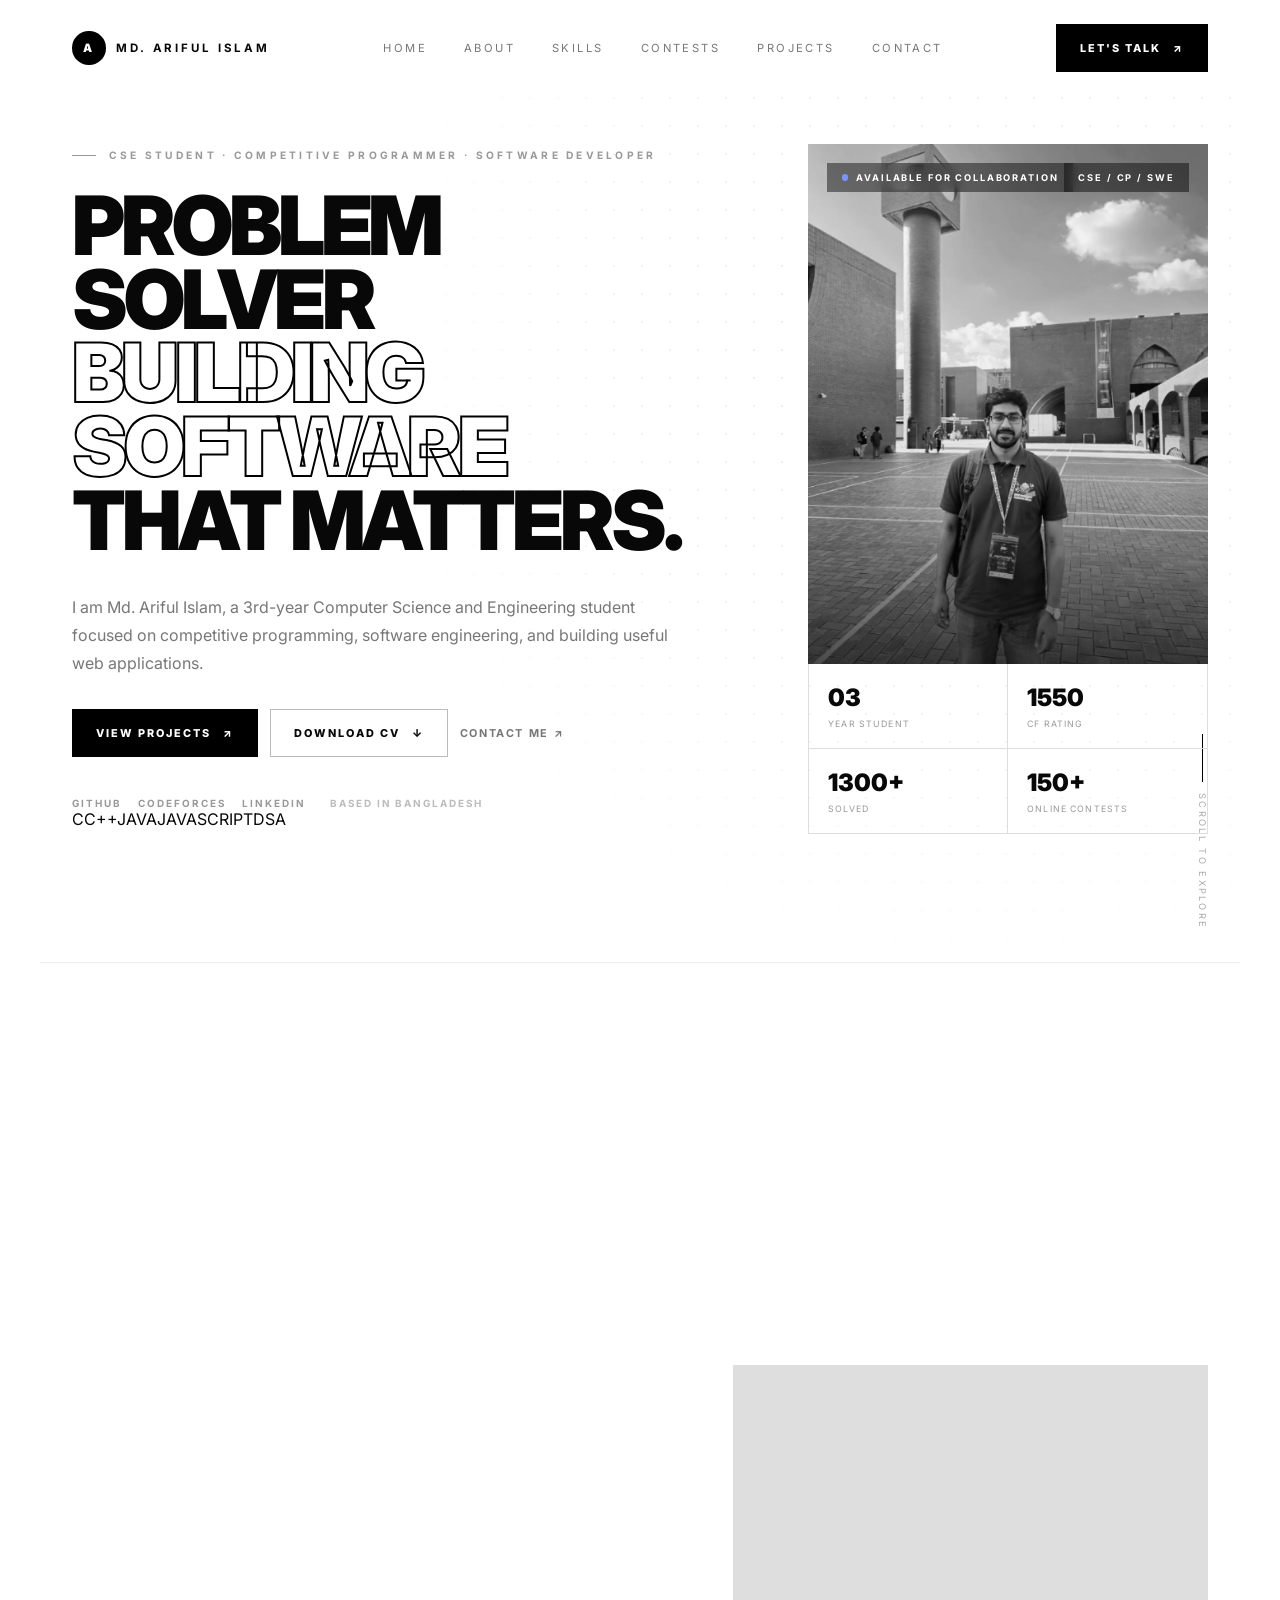
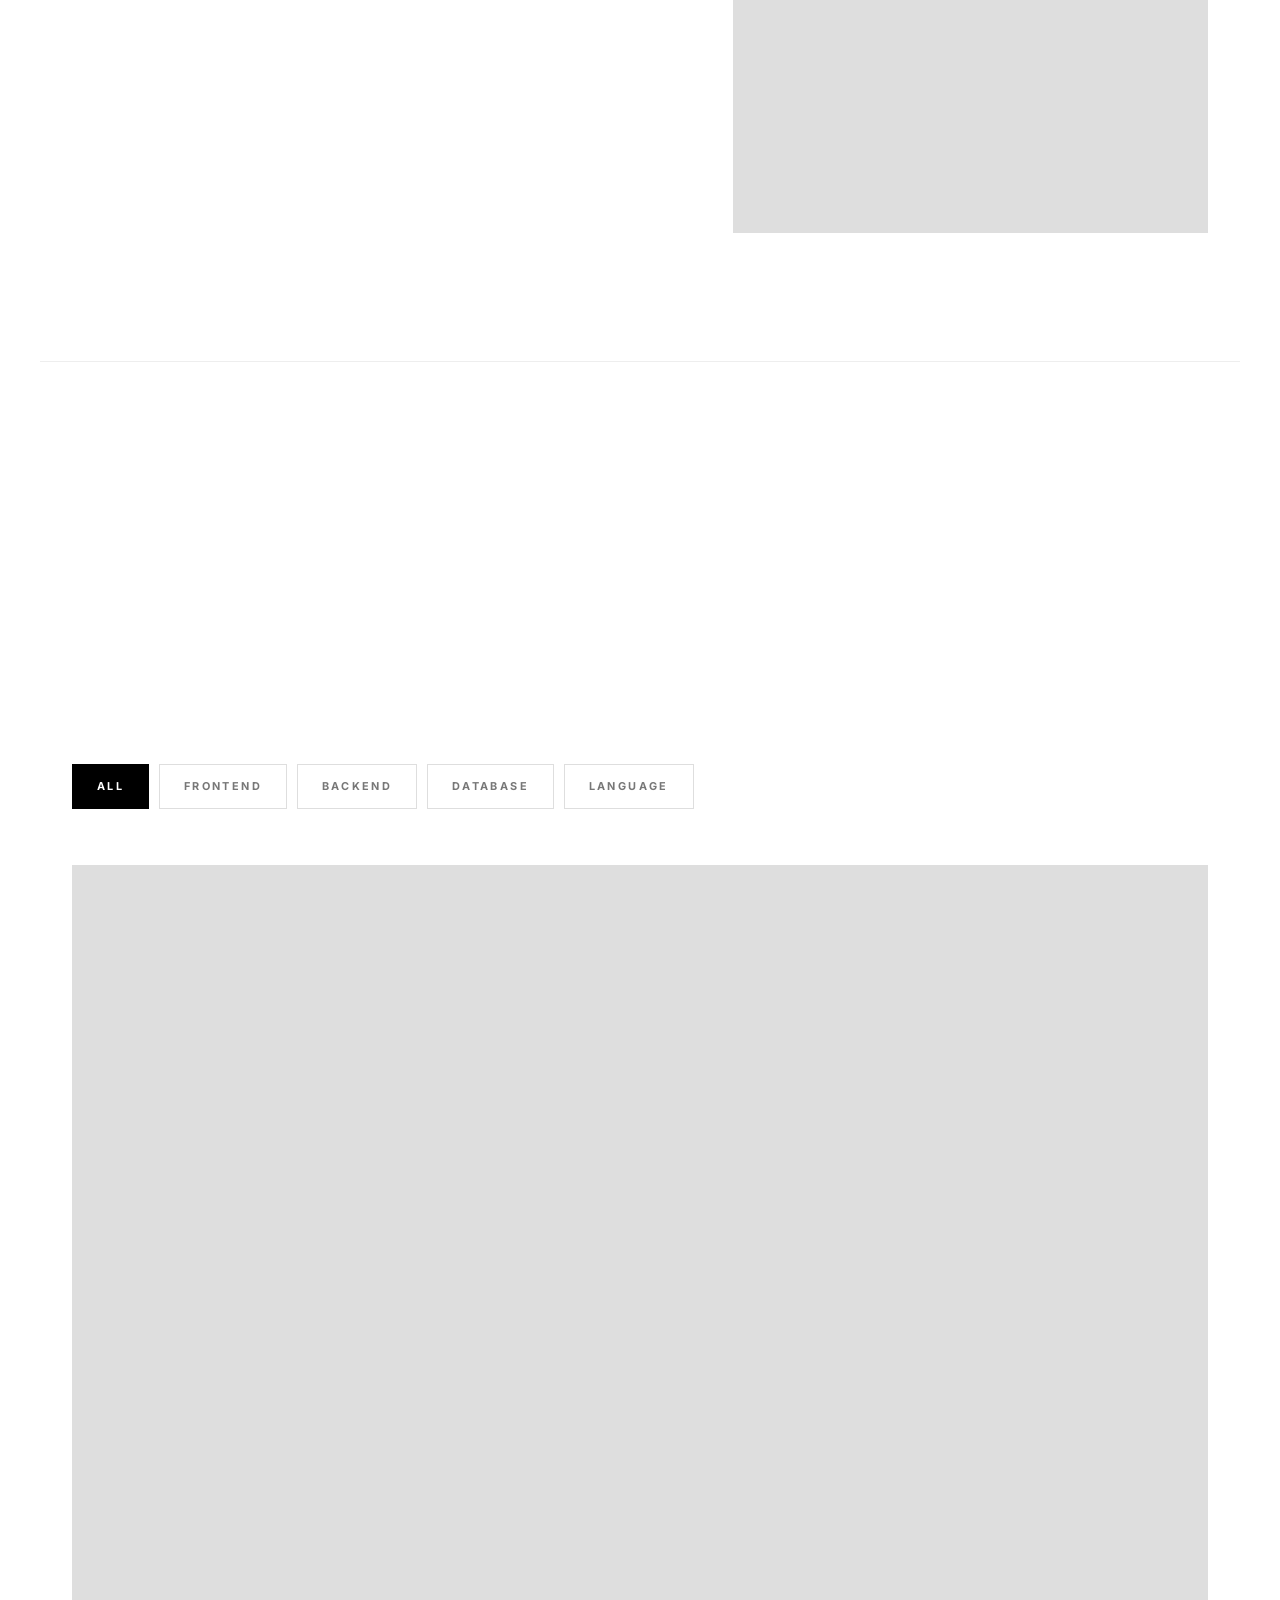
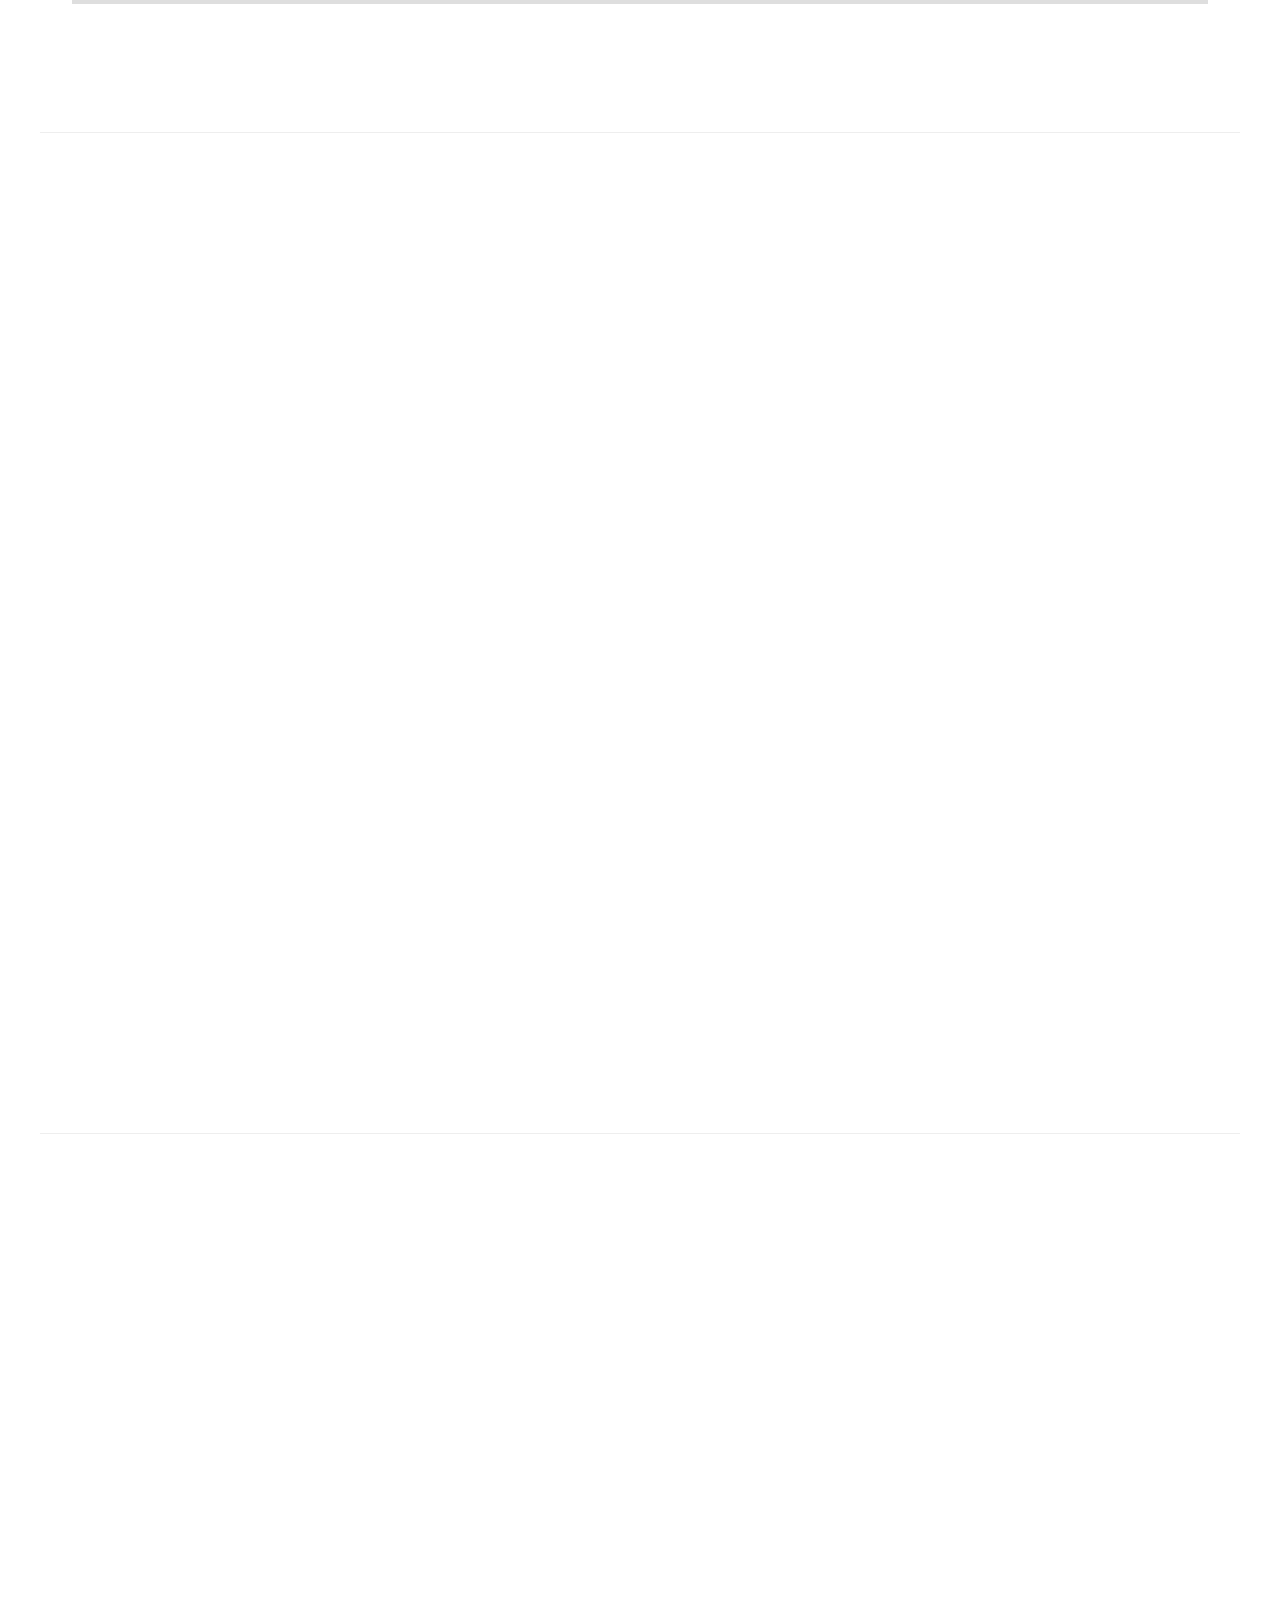
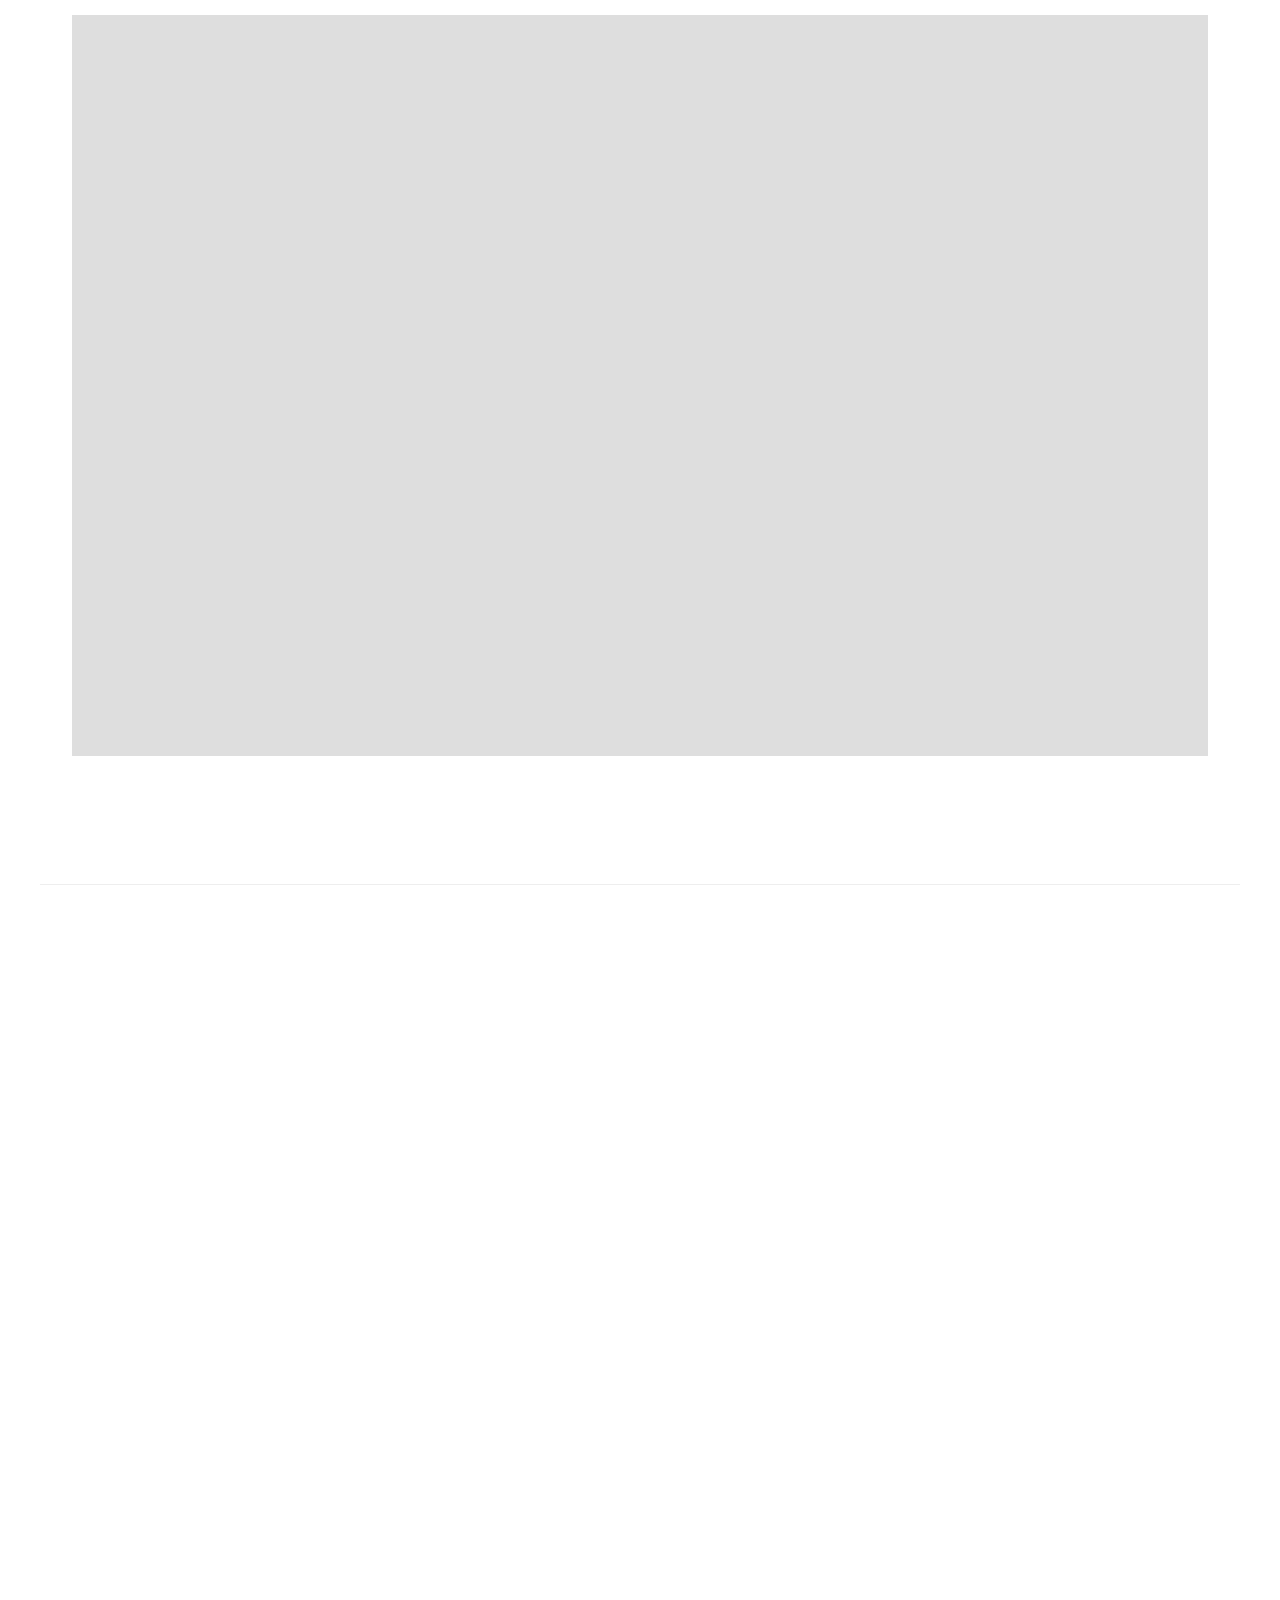
<file: index.html>
<!doctype html>
<html lang="en">
<head>
  <meta charset="UTF-8">
  <meta name="viewport" content="width=device-width, initial-scale=1.0">
  <meta name="theme-color" content="#ffffff">
  <meta name="author" content="Md. Ariful Islam">
  <meta name="description" content="Md. Ariful Islam is a 3rd-year CSE student at the Faculty of Engineering & Technology, University of Dhaka, competitive programmer, and software developer from Bangladesh.">
  <meta name="keywords" content="Md. Ariful Islam, CSE student, Faculty of Engineering and Technology University of Dhaka, competitive programmer Bangladesh, Codeforces Specialist, software developer, web developer, DSA">
  <link rel="canonical" href="https://mdarifulislam13.github.io/">
  <meta property="og:type" content="website">
  <meta property="og:title" content="Md. Ariful Islam | Competitive Programmer & Software Developer">
  <meta property="og:description" content="Portfolio of Md. Ariful Islam — CSE student, competitive programmer, and software developer. 1300+ problems solved and Codeforces Specialist.">
  <meta property="og:image" content="./arif.png">
  <meta property="og:url" content="https://mdarifulislam13.github.io/">
  <meta name="twitter:card" content="summary_large_image">
  <meta name="twitter:title" content="Md. Ariful Islam | Competitive Programmer & Software Developer">
  <meta name="twitter:description" content="CSE student, competitive programmer, and software developer from Bangladesh.">
  <meta name="twitter:image" content="./arif.png">
  <script type="application/ld+json">
    {"@context":"https://schema.org","@type":"Person","name":"Md. Ariful Islam","jobTitle":"Competitive Programmer and Software Developer","email":"mailto:arifulislam341a@gmail.com","telephone":"+8801609347746","url":"https://mdarifulislam13.github.io/","sameAs":["https://github.com/MDARIFULISLAM13","https://codeforces.com/profile/ARIF_NCS13","https://leetcode.com/u/Arif_NCS13/","https://www.codechef.com/users/arif_ncs13","https://www.linkedin.com/in/arif100/","https://www.facebook.com/arif341a/"],"alumniOf":{"@type":"EducationalOrganization","name":"Faculty of Engineering & Technology, University of Dhaka"},"knowsAbout":["Competitive Programming","Data Structures and Algorithms","Software Development","Web Development","C++","JavaScript"]}
  </script>
  <title>Md. Ariful Islam | Competitive Programmer & Software Developer</title>
  <link rel="preconnect" href="https://fonts.googleapis.com">
  <link rel="preconnect" href="https://fonts.gstatic.com" crossorigin>
  <link href="https://fonts.googleapis.com/css2?family=Inter:wght@400;500;600;700;800;900&display=swap" rel="stylesheet">
  <link rel="stylesheet" href="./style.css">
  <script defer src="./script.js"></script>
</head>
<body>
  <a class="skip-link" href="#main-content">Skip to main content</a>
  <header class="site-header" data-header>
    <nav class="nav-shell" aria-label="Primary navigation">
      <a class="brand" href="#home"><span class="brand-mark">A</span><span>Md. Ariful Islam</span></a>
      <div class="desktop-nav">
        <a href="#home">Home</a><a href="#about">About</a><a href="#skills">Skills</a><a href="#contests">Contests</a><a href="#projects">Projects</a><a href="#contact">Contact</a>
      </div>
      <a class="nav-cta desktop-only" href="#contact">Let's Talk <span>↗</span></a>
      <button class="menu-button mobile-only" type="button" aria-expanded="false" aria-controls="mobile-menu" aria-label="Open navigation">☰</button>
    </nav>
    <div id="mobile-menu" class="mobile-menu" hidden>
      <a href="#home">Home</a><a href="#about">About</a><a href="#skills">Skills</a><a href="#contests">Contests</a><a href="#projects">Projects</a><a href="#contact">Contact</a><a class="nav-cta" href="#contact">Let's Talk <span>↗</span></a>
    </div>
  </header>

  <main id="main-content">
    <section id="home" class="hero section-pad">
      <div class="hero-copy">
        <p class="eyebrow hero-eyebrow">CSE Student · Competitive Programmer · Software Developer</p>
        <h1 class="display-title"><span>Problem Solver</span><span class="outline-text">Building Software</span><span>That Matters.</span></h1>
        <p class="hero-lead">I am Md. Ariful Islam, a 3rd-year Computer Science and Engineering student focused on competitive programming, software engineering, and building useful web applications.</p>
        <div class="hero-actions"><a class="button button-dark" href="#projects">View Projects <span>↗</span></a><a class="button button-light" href="./cv.pdf" download="Md_Ariful_Islam_CV.pdf">Download CV <span>↓</span></a><a class="text-link" href="#contact">Contact Me ↗</a></div>
        <div class="social-row"><a href="https://github.com/MDARIFULISLAM13" target="_blank" rel="noopener">GitHub</a><a href="https://codeforces.com/profile/ARIF_NCS13" target="_blank" rel="noopener">Codeforces</a><a href="https://www.linkedin.com/in/arif100/" target="_blank" rel="noopener">LinkedIn</a><span>Based in Bangladesh</span></div>
        <div class="tech-strip"><span>C</span><span>C++</span><span>JAVA</span><span>JAVASCRIPT</span><span>DSA</span></div>
      </div>
      <div class="hero-visual">
        <div class="portrait-frame"><img src="./arif.png" alt="Md. Ariful Islam, CSE student and competitive programmer" fetchpriority="high"><span class="availability">AVAILABLE FOR COLLABORATION</span><span class="portrait-label">CSE / CP / SWE</span></div>
        <div class="hero-stats"><div><strong>03</strong><span>Year Student</span></div><div><strong>1550</strong><span>CF Rating</span></div><div><strong>1300+</strong><span>Solved</span></div><div><strong>150+</strong><span>Online Contests</span></div></div>
      </div>
      <div class="scroll-cue"><span></span>Scroll to explore</div>
    </section>

    <section id="about" class="content-section section-pad">
      <div class="section-heading"><p class="eyebrow">About Me</p><h2>Learning. Solving.<br><span class="outline-text">Building.</span></h2><div class="rule"></div></div>
      <div class="two-column"><div class="copy-block"><p>I am a 3rd-year Computer Science and Engineering student at <strong>Faculty of Engineering & Technology, University of Dhaka</strong>, studying at NITER (National Institute of Textile Engineering and Research).</p><p>I completed my SSC from Sandikona High School and my HSC from Mymensingh Government College, Mymensingh.</p><p>I enjoy solving challenging problems, learning how systems work, and turning ideas into reliable software.</p><div class="metric-grid"><div><strong data-count="1300" data-suffix="+">0</strong><span>Problems Solved</span></div><div><strong data-count="150" data-suffix="+">0</strong><span>Online Contests</span></div><div><strong data-count="1550">0</strong><span>CF Rating</span></div></div></div><div class="feature-grid"><article><span>01</span><h3>Problem Solving</h3><p>Strong foundation in DSA, algorithms, and analytical thinking.</p></article><article><span>02</span><h3>Software Development</h3><p>Building practical, maintainable, and user-focused applications.</p></article><article><span>03</span><h3>Engineering Mindset</h3><p>Writing clean code and continuously improving through feedback.</p></article><article><span>04</span><h3>Curious Learner</h3><p>Always exploring new tools, technologies, and better solutions.</p></article></div></div>
    </section>

    <section id="skills" class="content-section section-pad"><div class="section-heading"><p class="eyebrow">Technical Skills</p><h2>Tools For <span class="outline-text">Building.</span></h2><div class="rule"></div></div><div id="skill-filters" class="skill-filters" role="tablist" aria-label="Filter technical skills"></div><div id="skill-grid" class="skill-grid"></div></section>

    <section id="contests" class="content-section section-pad"><div class="section-heading"><p class="eyebrow">Competitive Programming</p><h2>Think Fast.<br><span class="outline-text">Code Better.</span></h2><div class="rule"></div></div><div class="cp-layout"><div class="cp-copy"><p>Competitive programming has trained me to break down complex problems, reason under pressure, and write efficient solutions.</p><div class="cp-counters"><div><strong data-count="1300" data-suffix="+">0</strong><span>Problems Solved</span></div><div><strong data-count="150" data-suffix="+">0</strong><span>Online Contests</span></div><div><strong data-count="1550">0</strong><span>Codeforces Rating</span></div></div><div class="profile-links" id="profile-links"></div></div><div class="contest-list"><div class="list-header"><span>Onsite Programming Contests</span><span>Rank</span></div><div id="contest-list"></div></div></div></section>

    <section id="projects" class="content-section section-pad"><div class="section-heading"><p class="eyebrow">Selected Work</p><h2>Small Builds.<br><span class="outline-text">Big Learning.</span></h2><div class="rule"></div><p class="section-intro">A few starter projects representing my interest in software development. I will keep updating this collection.</p></div><div id="project-grid" class="project-grid"></div></section>

    <section id="contact" class="content-section section-pad"><div class="section-heading"><p class="eyebrow">Get In Touch</p><h2>Let's Build A<br><span class="outline-text">Better Future.</span></h2><div class="rule"></div></div><div class="contact-layout"><div class="contact-copy"><p>Whether it is a programming challenge, software project, or collaboration, I would love to hear from you.</p><div class="contact-details"><a href="mailto:arifulislam341a@gmail.com"><span>Email</span>arifulislam341a@gmail.com</a><a href="tel:+8801609347746"><span>Phone / WhatsApp</span>+880 1609347746</a><a href="https://www.linkedin.com/in/arif100/" target="_blank" rel="noopener"><span>LinkedIn</span>linkedin.com/in/arif100</a></div></div><form id="contact-form" class="contact-form" aria-label="Contact form"><label for="name">Your Name<input id="name" name="name" required autocomplete="name" placeholder="Your name"></label><label for="email">Email Address<input id="email" name="email" type="email" required autocomplete="email" placeholder="you@example.com"></label><label for="message">Message<textarea id="message" name="message" required rows="5" placeholder="Tell me about your idea..."></textarea></label><button class="button button-dark" type="submit">Send Message <span>↗</span></button><p id="form-status" role="status" aria-live="polite"></p></form></div></section>
  </main>
  <footer class="site-footer"><div class="footer-main"><div><p class="eyebrow">Md. Ariful Islam</p><h2>Keep Solving.<br><span class="outline-text">Keep Building.</span></h2></div><a class="button button-dark" href="mailto:arifulislam341a@gmail.com">Let's Talk ↗</a></div><div class="footer-bottom"><span>© <span data-year></span> Md. Ariful Islam — CSE / CP / SWE</span><div class="footer-links"><a href="https://github.com/MDARIFULISLAM13" target="_blank" rel="noopener">GitHub</a><a href="https://codeforces.com/profile/ARIF_NCS13" target="_blank" rel="noopener">Codeforces</a><a href="https://www.linkedin.com/in/arif100/" target="_blank" rel="noopener">LinkedIn</a><a href="#home">Back to top ↑</a></div></div></footer>
  <div id="project-modal" class="modal" hidden></div>
</body>
</html>
</file>
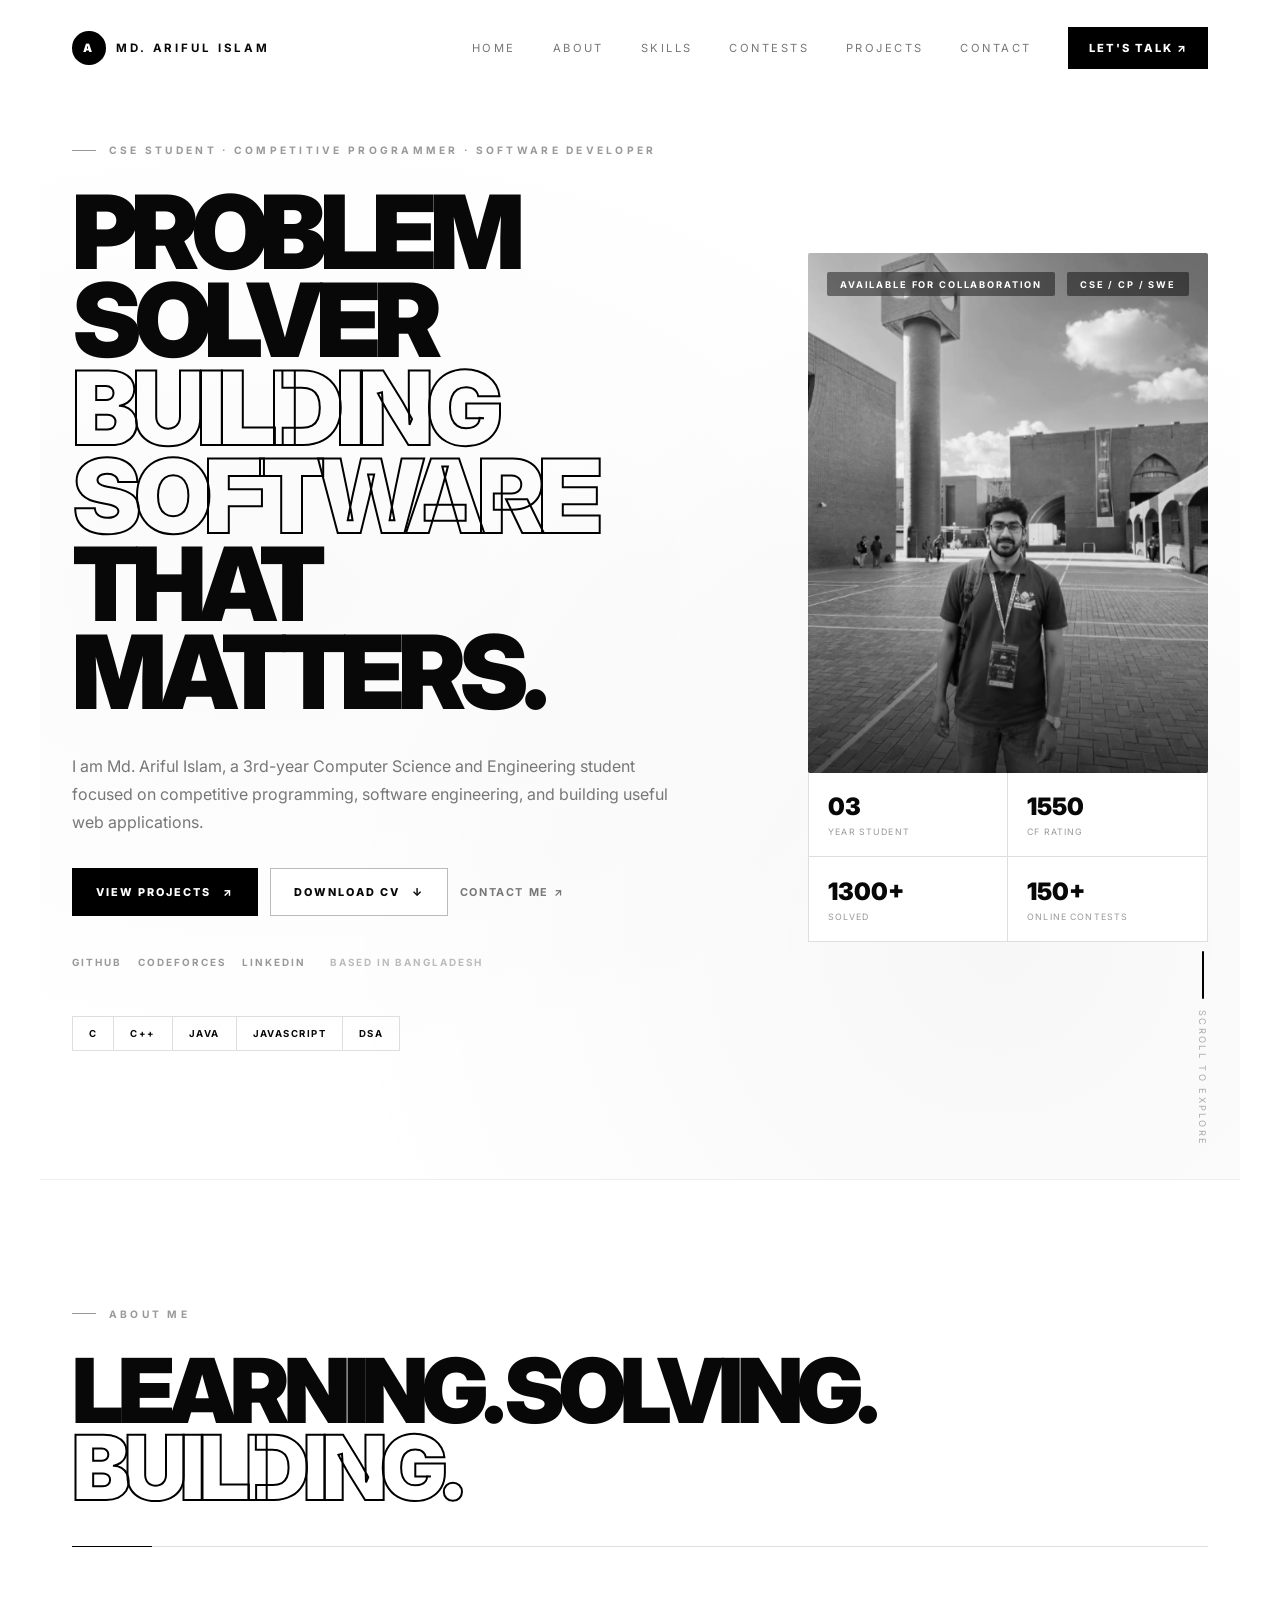
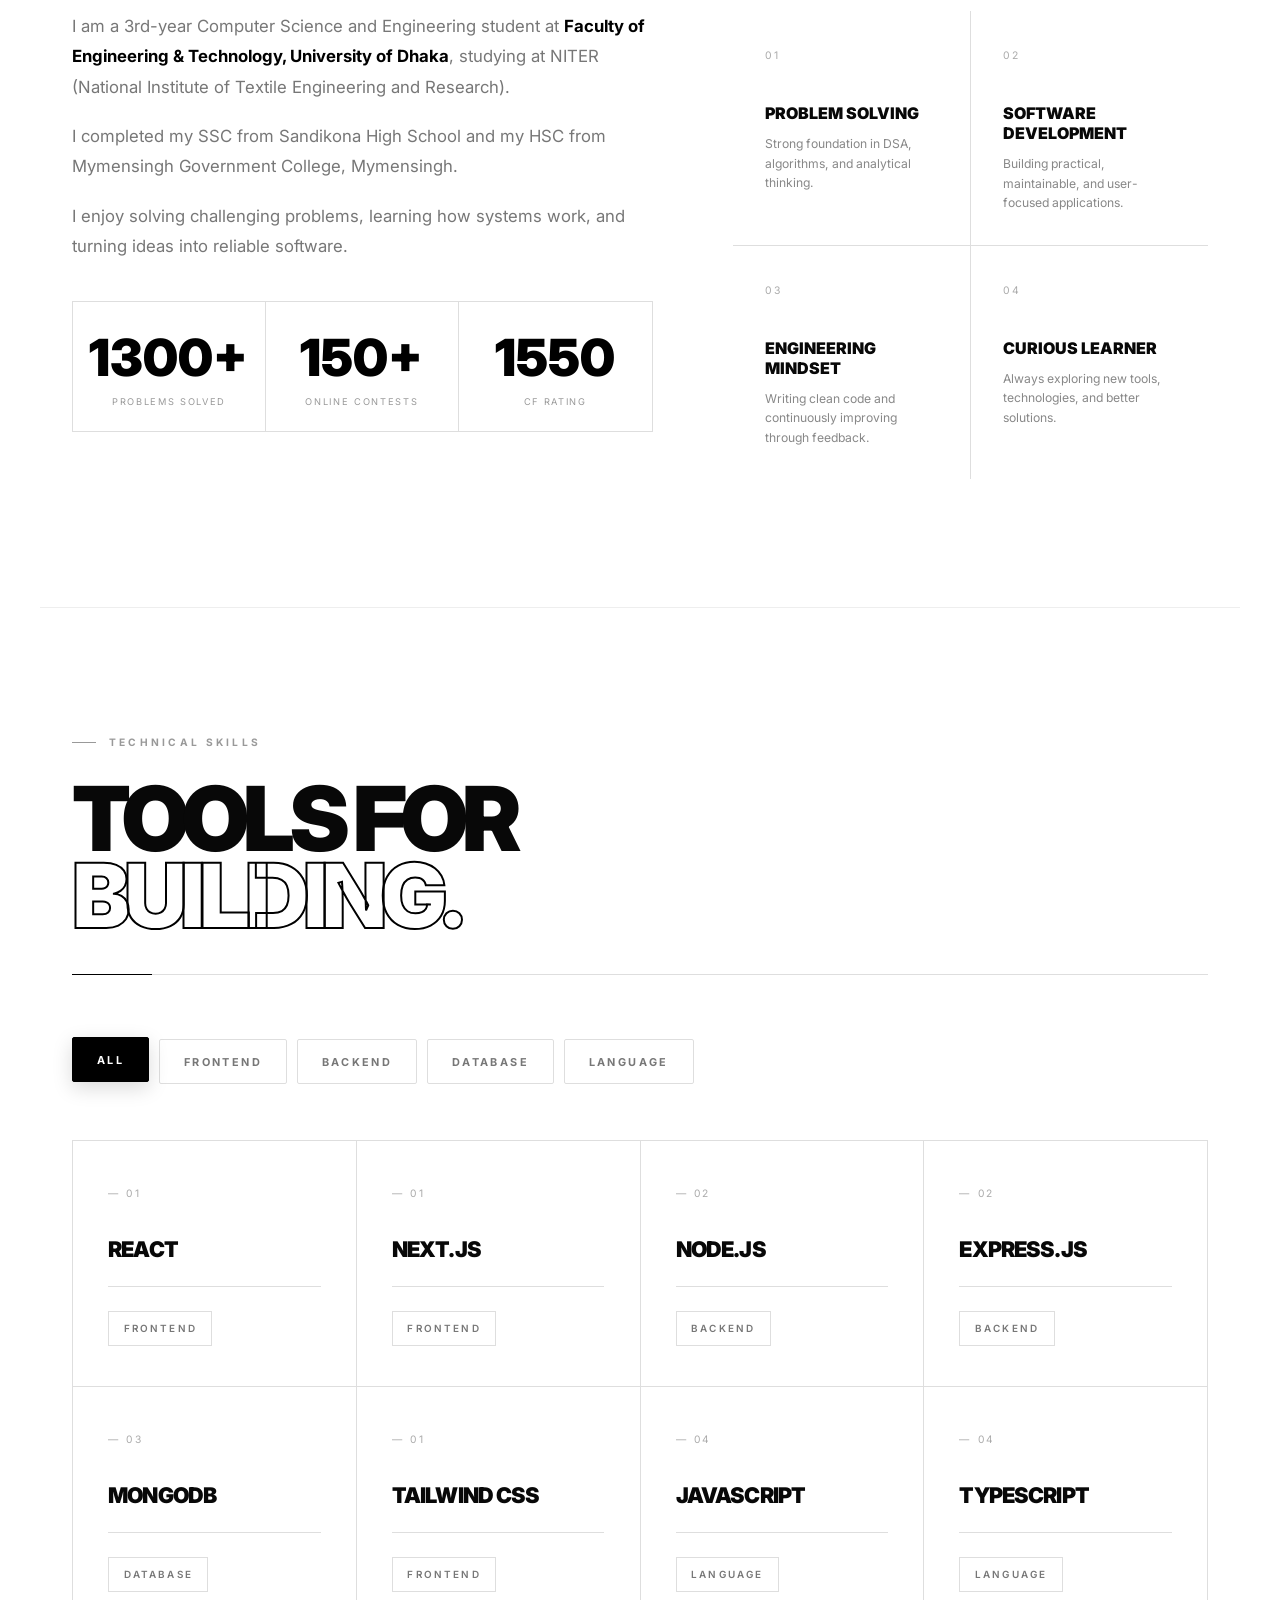
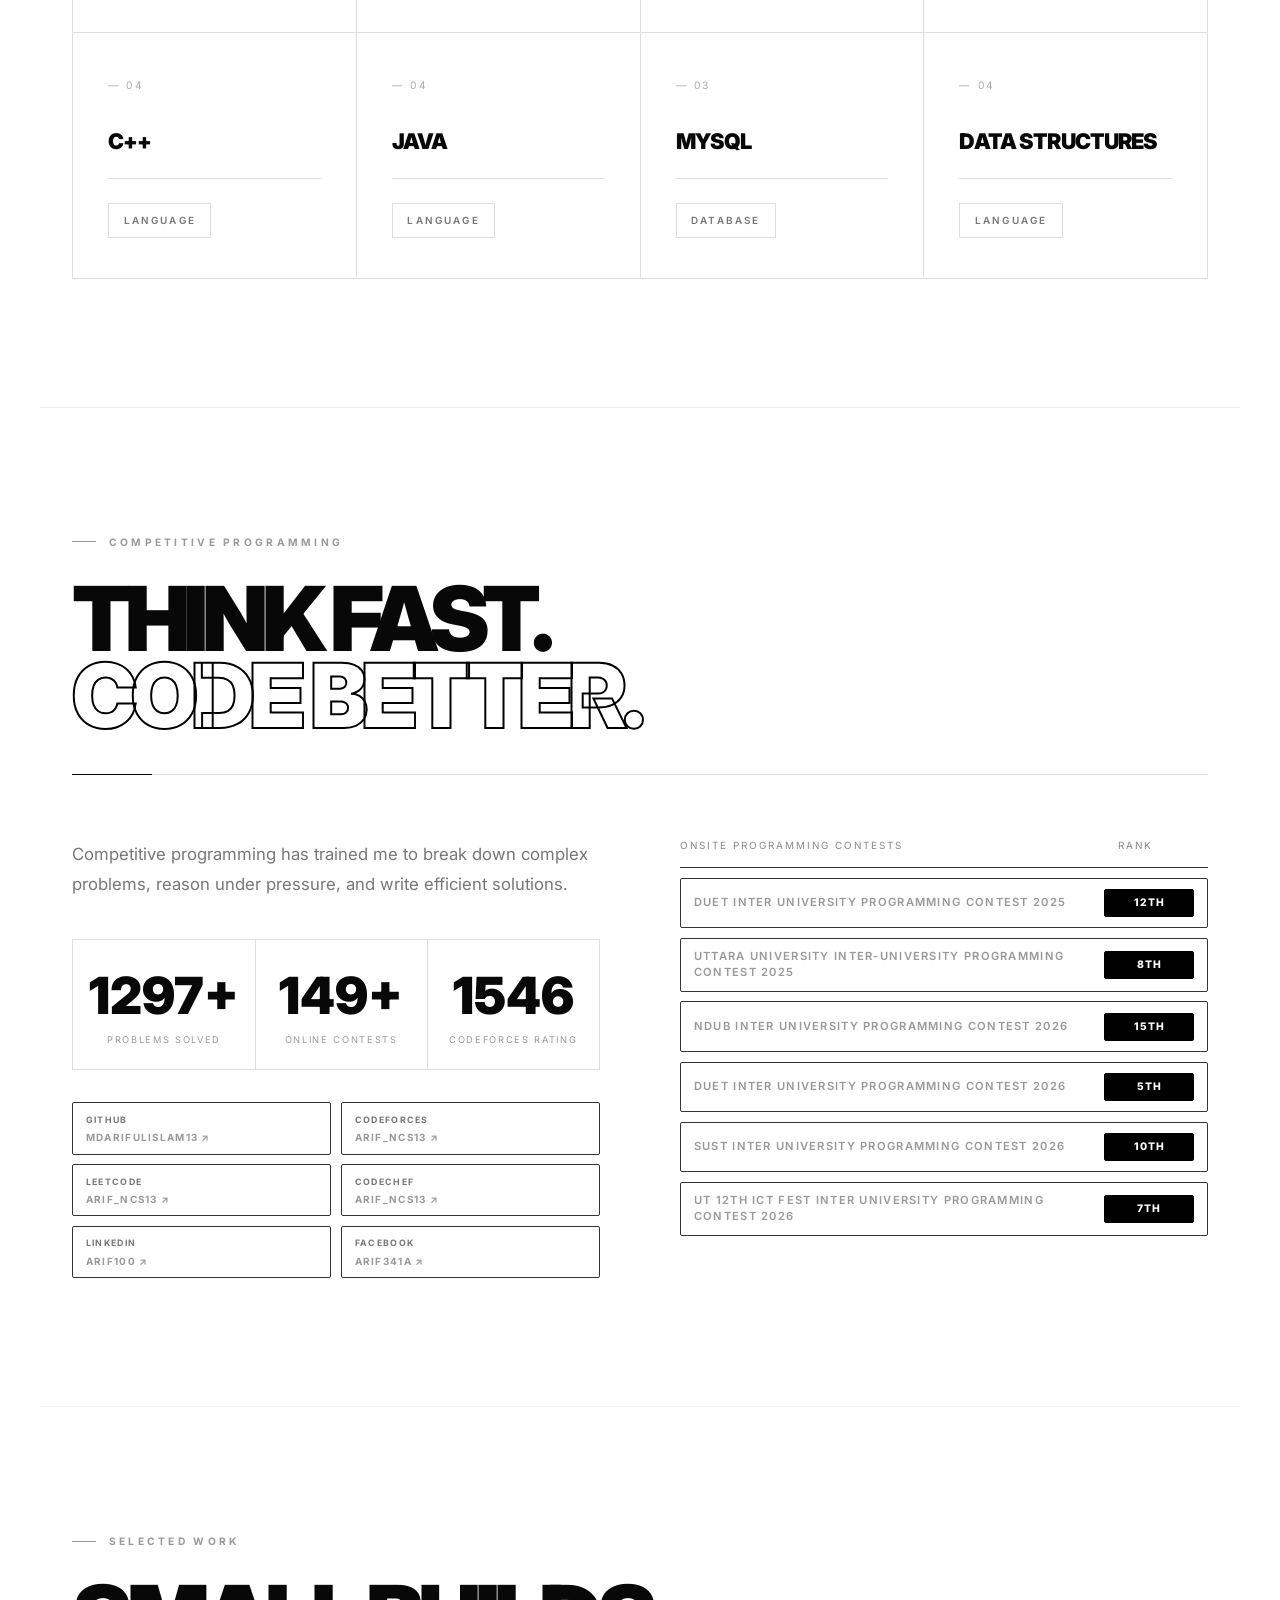
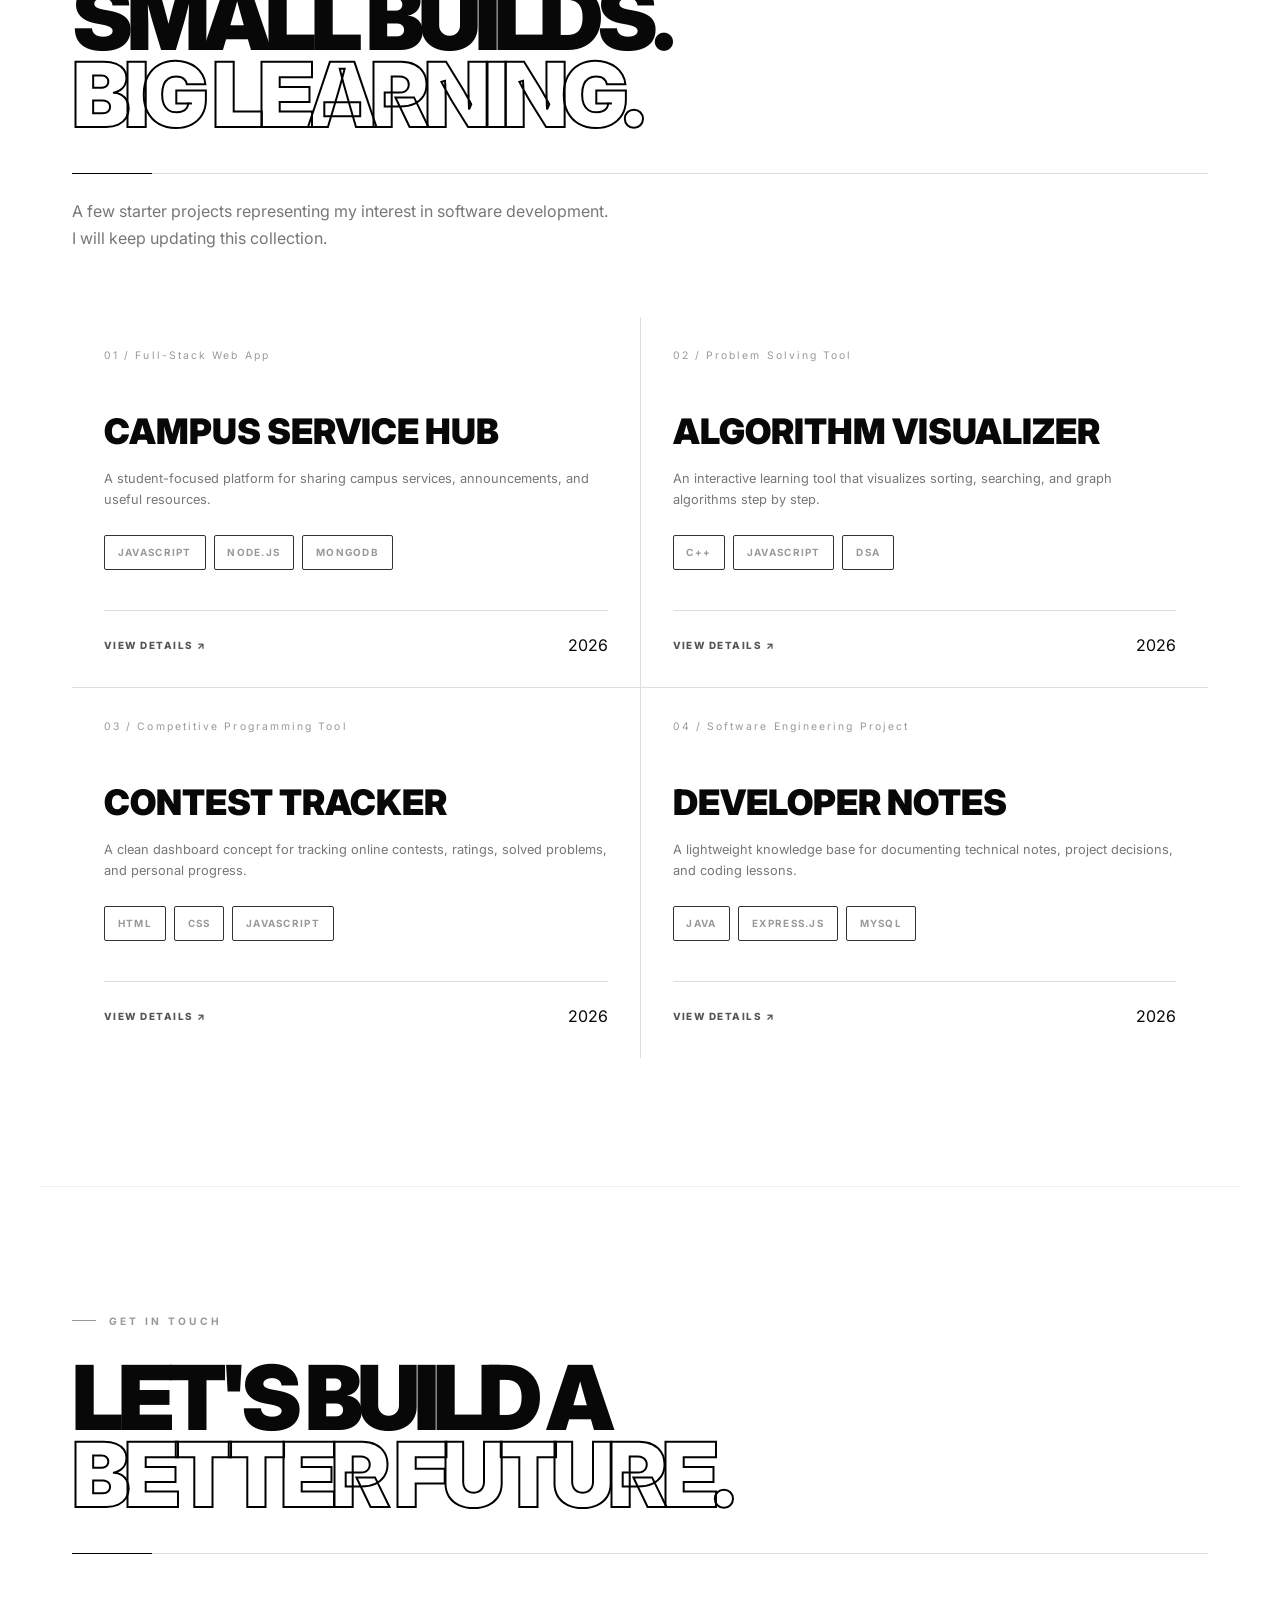
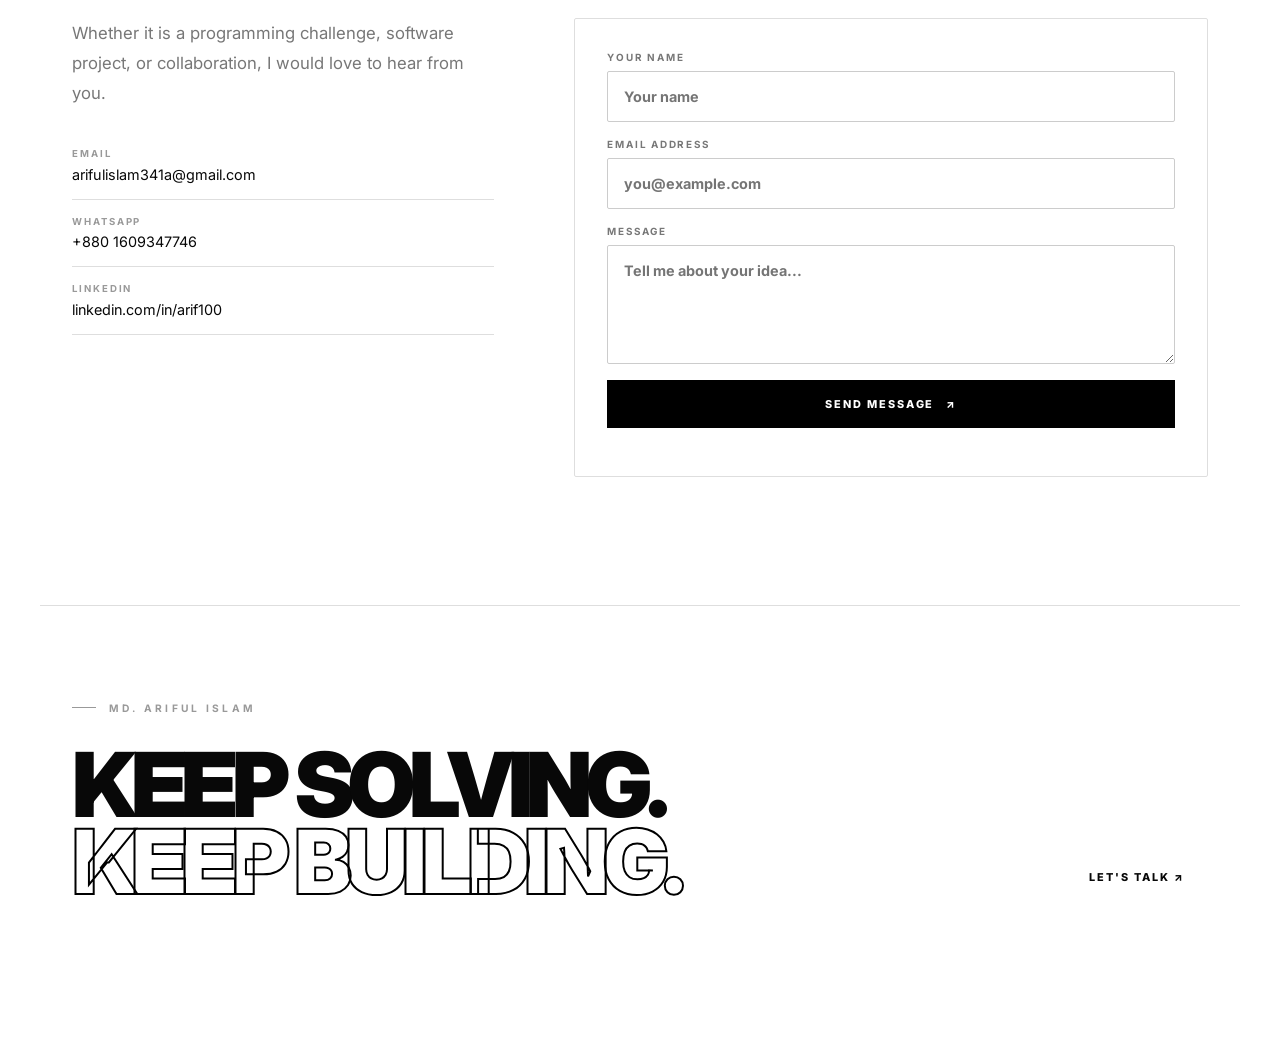
<file: deep.html>
<!doctype html>
<html lang="en">
<head>
    <meta charset="UTF-8">
    <meta name="viewport" content="width=device-width, initial-scale=1.0">
    <meta name="theme-color" content="#ffffff">
    <meta name="author" content="Md. Ariful Islam">
    <meta name="description" content="Md. Ariful Islam is a 3rd-year CSE student at the Faculty of Engineering & Technology, University of Dhaka, competitive programmer, and software developer from Bangladesh.">
    <meta name="keywords" content="Md. Ariful Islam, CSE student, Faculty of Engineering and Technology University of Dhaka, competitive programmer Bangladesh, Codeforces Specialist, software developer, web developer, DSA">
    <link rel="canonical" href="https://mdarifulislam13.github.io/">
    <meta property="og:type" content="website">
    <meta property="og:title" content="Md. Ariful Islam | Competitive Programmer & Software Developer">
    <meta property="og:description" content="Portfolio of Md. Ariful Islam — CSE student, competitive programmer, and software developer. 1300+ problems solved and Codeforces Specialist.">
    <meta property="og:image" content="./arif.png">
    <meta property="og:url" content="https://mdarifulislam13.github.io/">
    <meta name="twitter:card" content="summary_large_image">
    <meta name="twitter:title" content="Md. Ariful Islam | Competitive Programmer & Software Developer">
    <meta name="twitter:description" content="CSE student, competitive programmer, and software developer from Bangladesh.">
    <meta name="twitter:image" content="./arif.png">
    <script type="application/ld+json">
        {"@context":"https://schema.org","@type":"Person","name":"Md. Ariful Islam","jobTitle":"Competitive Programmer and Software Developer","email":"mailto:arifulislam341a@gmail.com","telephone":"+8801609347746","url":"https://mdarifulislam13.github.io/","sameAs":["https://github.com/MDARIFULISLAM13","https://codeforces.com/profile/ARIF_NCS13","https://leetcode.com/u/Arif_NCS13/","https://www.codechef.com/users/arif_ncs13","https://www.linkedin.com/in/arif100/","https://www.facebook.com/arif341a/"],"alumniOf":{"@type":"EducationalOrganization","name":"Faculty of Engineering & Technology, University of Dhaka"},"knowsAbout":["Competitive Programming","Data Structures and Algorithms","Software Development","Web Development","C++","JavaScript"]}
    </script>
    <title>Md. Ariful Islam | Competitive Programmer & Software Developer</title>
    <link rel="preconnect" href="https://fonts.googleapis.com">
    <link rel="preconnect" href="https://fonts.gstatic.com" crossorigin>
    <link href="https://fonts.googleapis.com/css2?family=Inter:wght@400;500;600;700;800;900&display=swap" rel="stylesheet">
    <style>
        :root {
            --black: #080808;
            --muted: #777;
            --line: #dedede;
            --soft: #f5f5f5;
            --max: 1200px;
            --ease: cubic-bezier(.22, 1, .36, 1);
            --hover-transition: all .45s cubic-bezier(.22,1,.36,1);
        }
        * {
            box-sizing: border-box;
            margin: 0;
            padding: 0;
        }
        html {
            overflow-x: hidden;
            scrollbar-width: none;
        }
        body {
            min-width: 320px;
            color: var(--black);
            background: #fff;
            font-family: Inter, Arial, sans-serif;
            overflow-x: hidden;
            -webkit-font-smoothing: antialiased;
            -moz-osx-font-smoothing: grayscale;
        }
        body::-webkit-scrollbar,
        html::-webkit-scrollbar {
            width: 0;
            height: 0;
            display: none;
        }
        a {
            color: inherit;
            text-decoration: none;
        }
        button,
        input,
        textarea {
            font: inherit;
        }
        button {
            cursor: pointer;
            border: none;
            background: none;
        }
        img {
            display: block;
            max-width: 100%;
        }
        .skip-link {
            position: absolute;
            left: 1rem;
            top: -5rem;
            z-index: 200;
            padding: .75rem 1rem;
            color: #fff;
            background: #000;
        }
        .skip-link:focus {
            top: 1rem;
        }

        /* ===== HEADER ===== */
        .site-header {
            position: fixed;
            inset: 0 0 auto;
            z-index: 100;
            background: rgb(255 255 255 / 88%);
            border-bottom: 1px solid transparent;
            backdrop-filter: blur(16px);
            -webkit-backdrop-filter: blur(16px);
            transition: background .35s, border .35s, box-shadow .35s;
        }
        .site-header.scrolled {
            background: rgb(255 255 255 / 96%);
            border-color: var(--line);
            box-shadow: 0 1px 30px rgb(0 0 0 / 6%);
        }
        .nav-shell {
            max-width: var(--max);
            height: 6rem;
            margin: auto;
            padding: 0 2rem;
            display: flex;
            align-items: center;
            justify-content: space-between;
        }
        .brand {
            display: flex;
            align-items: center;
            gap: .65rem;
            font-size: .72rem;
            font-weight: 700;
            letter-spacing: .25em;
            text-transform: uppercase;
            transition: opacity .3s;
        }
        .brand:hover {
            opacity: .8;
        }
        .brand-mark {
            width: 2.1rem;
            height: 2.1rem;
            display: grid;
            place-items: center;
            color: #fff;
            background: #000;
            border-radius: 50%;
            font-weight: 900;
            transition: transform .4s var(--ease), background .3s, color .3s;
        }
        .brand:hover .brand-mark {
            transform: rotate(360deg) scale(1.08);
            background: #333;
            color: #fff;
        }
        .desktop-nav {
            display: flex;
            gap: 2.3rem;
            align-items: center;
        }
        .desktop-nav a {
            position: relative;
            color: #777;
            font-size: .7rem;
            letter-spacing: .22em;
            text-transform: uppercase;
            transition: color .25s;
        }
        .desktop-nav a:after {
            content: "";
            position: absolute;
            left: 0;
            bottom: -.45rem;
            width: 100%;
            height: 2px;
            background: #000;
            border-radius: 2px;
            transform: scaleX(0);
            transform-origin: left;
            transition: transform .35s var(--ease);
        }
        .desktop-nav a:hover,
        .desktop-nav a:focus-visible {
            color: #000;
        }
        .desktop-nav a:hover:after,
        .desktop-nav a:focus-visible:after {
            transform: scaleX(1);
        }
        .desktop-nav .nav-cta {
            padding: .8rem 1.2rem;
            color: #fff;
            background: #000;
            border: 1px solid #000;
            font-weight: 800;
            letter-spacing: .18em;
            text-transform: uppercase;
            transition: background .3s, color .3s, transform .35s var(--ease), box-shadow .35s var(--ease);
        }
        .desktop-nav .nav-cta:hover {
            color: #000;
            background: #fff;
            transform: translateY(-2px);
            box-shadow: 0 8px 25px rgb(0 0 0 / 12%);
        }
        .desktop-nav .nav-cta:after {
            display: none;
        }
        .mobile-only {
            display: none;
        }
        .mobile-menu {
            display: none;
        }

        /* ===== BUTTONS ===== */
        .button {
            display: inline-flex;
            align-items: center;
            justify-content: center;
            gap: .75rem;
            padding: 1rem 1.45rem;
            font-size: .68rem;
            font-weight: 800;
            letter-spacing: .18em;
            text-transform: uppercase;
            transition: background .3s, color .3s, border .3s, transform .35s var(--ease), box-shadow .35s var(--ease);
            position: relative;
            overflow: hidden;
        }
        .button-dark {
            color: #fff;
            background: #000;
            border: 1px solid #000;
        }
        .button-dark:hover {
            color: #000;
            background: #fff;
            transform: translateY(-2px);
            box-shadow: 0 8px 25px rgb(0 0 0 / 12%);
        }
        .button-light {
            border: 1px solid #bbb;
            background: #fff;
            transition: background .3s, color .3s, border .3s, transform .35s var(--ease), box-shadow .35s var(--ease);
        }
        .button-light:hover {
            color: #fff;
            background: #000;
            border-color: #000;
            transform: translateY(-2px);
            box-shadow: 0 8px 25px rgb(0 0 0 / 12%);
        }
        .text-link {
            align-self: center;
            color: #777;
            font-size: .68rem;
            font-weight: 700;
            letter-spacing: .15em;
            text-transform: uppercase;
            transition: color .25s, letter-spacing .35s var(--ease);
        }
        .text-link:hover {
            color: #000;
            letter-spacing: .22em;
        }

        /* ===== HERO ===== */
        .section-pad {
            max-width: var(--max);
            margin: auto;
            padding: 8rem 2rem;
        }
        .hero {
            min-height: 100vh;
            padding-top: 9rem;
            display: grid;
            grid-template-columns: minmax(0, 1fr) 400px;
            gap: 4rem;
            align-items: center;
            position: relative;
            background: radial-gradient(ellipse at 20% 50%, rgb(0 0 0 / 2%) 0%, transparent 60%),
                radial-gradient(ellipse at 80% 80%, rgb(0 0 0 / 3%) 0%, transparent 50%);
        }
        .eyebrow {
            display: flex;
            align-items: center;
            gap: .8rem;
            color: #999;
            font-size: .64rem;
            font-weight: 700;
            letter-spacing: .32em;
            text-transform: uppercase;
        }
        .eyebrow:before {
            content: "";
            width: 1.5rem;
            height: 1px;
            background: currentColor;
            animation: eyebrow-pulse 2.5s ease-in-out infinite;
        }
        @keyframes eyebrow-pulse {
            0%, 100% { opacity: 1; }
            50% { opacity: .4; }
        }
        .display-title,
        .section-heading h2,
        .site-footer h2 {
            margin-top: 2rem;
            font-size: clamp(3.2rem, 8vw, 8rem);
            font-weight: 900;
            line-height: .86;
            letter-spacing: -.07em;
            text-transform: uppercase;
            word-break: break-word;
        }
        .display-title span,
        .section-heading h2 span,
        .site-footer h2 span {
            display: block;
        }
        .outline-text {
            color: transparent;
            -webkit-text-stroke: 2px #000;
            transition: -webkit-text-stroke-color .4s;
        }
        .hero-lead {
            max-width: 600px;
            margin-top: 2.2rem;
            color: #777;
            font-size: 1rem;
            line-height: 1.75;
        }
        .hero-actions {
            display: flex;
            flex-wrap: wrap;
            align-items: center;
            gap: .75rem;
            margin-top: 2rem;
        }

        .social-row {
            display: flex;
            flex-wrap: wrap;
            align-items: center;
            gap: 1rem;
            margin-top: 2.5rem;
            color: #999;
            font-size: .62rem;
            font-weight: 700;
            letter-spacing: .2em;
            text-transform: uppercase;
        }
        .social-row a {
            position: relative;
            transition: color .3s, letter-spacing .3s var(--ease);
        }
        .social-row a:after {
            content: "";
            position: absolute;
            left: 0;
            bottom: -3px;
            width: 100%;
            height: 1px;
            background: #000;
            transform: scaleX(0);
            transform-origin: left;
            transition: transform .35s var(--ease);
        }
        .social-row a:hover {
            color: #000;
            letter-spacing: .25em;
        }
        .social-row a:hover:after {
            transform: scaleX(1);
        }
        .social-row span {
            margin-left: .5rem;
            color: #bbb;
        }

        .tech-strip {
            display: flex;
            flex-wrap: wrap;
            align-items: center;
            gap: 0;
            margin-top: 3rem;
        }
        .tech-strip span {
            padding: .7rem 1rem;
            border: 1px solid var(--line);
            border-right: 0;
            font-size: .6rem;
            font-weight: 700;
            letter-spacing: .15em;
            text-transform: uppercase;
            transition: background .3s, color .3s, border-color .3s, transform .3s var(--ease);
        }
        .tech-strip span:last-child {
            border-right: 1px solid var(--line);
        }
        .tech-strip span:hover {
            background: #000;
            color: #fff;
            border-color: #000;
            transform: translateY(-2px);
        }

        /* ===== HERO VISUAL ===== */
        .hero-visual {
            min-width: 0;
        }
        .portrait-frame {
            position: relative;
            height: 520px;
            overflow: hidden;
            background: #eee;
            border-radius: 2px;
            box-shadow: 0 20px 60px rgb(0 0 0 / 12%);
            transition: box-shadow .5s var(--ease);
            will-change: transform;
        }
        .portrait-frame:hover {
            box-shadow: 0 30px 80px rgb(0 0 0 / 18%);
        }
        .portrait-frame img {
            width: 100%;
            height: 100%;
            object-fit: cover;
            object-position: top;
            filter: grayscale(1);
            transform: scale(1.02);
            transition: filter .6s var(--ease), transform .8s var(--ease);
            will-change: transform, filter;
        }
        .portrait-frame:hover img {
            filter: grayscale(.4) contrast(1.05);
            transform: scale(1.05);
        }
        .portrait-frame:after {
            content: "";
            position: absolute;
            inset: auto 0 0;
            height: 35%;
            background: linear-gradient(transparent, rgb(0 0 0 / 65%));
            pointer-events: none;
        }
        .availability,
        .portrait-label {
            position: absolute;
            z-index: 1;
            top: 1.2rem;
            color: #fff;
            font-size: .58rem;
            font-weight: 700;
            letter-spacing: .2em;
            text-transform: uppercase;
            padding: .4rem .8rem;
            background: rgb(0 0 0 / 45%);
            backdrop-filter: blur(6px);
            -webkit-backdrop-filter: blur(6px);
            border-radius: 2px;
        }
        .availability {
            left: 1.2rem;
        }
        .portrait-label {
            right: 1.2rem;
        }

        .hero-stats {
            display: grid;
            grid-template-columns: repeat(2, 1fr);
            border: 1px solid var(--line);
            border-top: 0;
            background: #fff;
        }
        .hero-stats div {
            padding: 1.2rem;
            border-right: 1px solid var(--line);
            border-bottom: 1px solid var(--line);
            transition: background .3s, transform .3s var(--ease);
        }
        .hero-stats div:hover {
            background: var(--soft);
            transform: translateY(-2px);
        }
        .hero-stats div:nth-child(even) {
            border-right: 0;
        }
        .hero-stats div:nth-last-child(-n+2) {
            border-bottom: 0;
        }
        .hero-stats strong {
            display: block;
            font-size: 1.5rem;
            font-weight: 900;
        }
        .hero-stats span {
            display: block;
            margin-top: .35rem;
            color: #999;
            font-size: .55rem;
            letter-spacing: .13em;
            text-transform: uppercase;
        }

        .scroll-cue {
            position: absolute;
            right: 2rem;
            bottom: 2rem;
            display: flex;
            align-items: center;
            gap: .7rem;
            color: #aaa;
            font-size: .58rem;
            letter-spacing: .25em;
            text-transform: uppercase;
            writing-mode: vertical-rl;
            pointer-events: none; /* স্ক্রল আটকানো প্রতিরোধ */
        }
        .scroll-cue span {
            width: 2px;
            height: 3rem;
            background: #000;
            border-radius: 2px;
            animation: scroll-cue-pulse 2s ease-in-out infinite;
        }
        @keyframes scroll-cue-pulse {
            0%, 100% { transform: scaleY(1); opacity: 1; }
            50% { transform: scaleY(.4); opacity: .4; }
        }

        /* ===== SECTIONS ===== */
        .content-section {
            border-top: 1px solid #eee;
            position: relative;
        }
        .section-heading {
            margin-bottom: 4rem;
        }
        .section-heading h2 {
            font-size: clamp(2.8rem, 7vw, 6.5rem);
        }
        .rule {
            height: 1px;
            margin-top: 2.5rem;
            background: var(--line);
            position: relative;
            overflow: hidden;
        }
        .rule:after {
            content: "";
            position: absolute;
            left: 0;
            top: 0;
            width: 80px;
            height: 100%;
            background: #000;
            transform: translateX(-100%);
            transition: transform 1.2s var(--ease);
        }
        .content-section.revealed .rule:after {
            transform: translateX(0);
        }
        .section-intro {
            max-width: 540px;
            margin-top: 1.5rem;
            color: #777;
            line-height: 1.7;
        }

        .two-column,
        .cp-layout,
        .contact-layout {
            display: grid;
            grid-template-columns: 1.1fr .9fr;
            gap: 5rem;
            align-items: start;
        }
        .copy-block>p,
        .cp-copy>p,
        .contact-copy>p {
            max-width: 650px;
            color: #777;
            font-size: 1.05rem;
            line-height: 1.8;
        }
        .copy-block>p+p {
            margin-top: 1.2rem;
        }
        .copy-block strong {
            color: #000;
        }

        .metric-grid,
        .cp-counters {
            display: grid;
            grid-template-columns: repeat(3, 1fr);
            margin-top: 2.5rem;
            border: 1px solid var(--line);
            background: #fff;
            transition: box-shadow .4s var(--ease);
        }
        .metric-grid:hover,
        .cp-counters:hover {
            box-shadow: 0 8px 30px rgb(0 0 0 / 7%);
        }
        .metric-grid div,
        .cp-counters div {
            padding: 1.5rem 1rem;
            text-align: center;
            border-right: 1px solid var(--line);
            transition: background .3s, transform .3s var(--ease);
        }
        .metric-grid div:hover,
        .cp-counters div:hover {
            background: var(--soft);
            transform: translateY(-3px);
        }
        .metric-grid div:last-child,
        .cp-counters div:last-child {
            border-right: 0;
        }
        .metric-grid strong,
        .cp-counters strong {
            display: block;
            font-size: clamp(1.7rem, 4vw, 3.2rem);
            font-weight: 900;
        }
        .metric-grid span,
        .cp-counters span {
            display: block;
            margin-top: .5rem;
            color: #999;
            font-size: .58rem;
            letter-spacing: .18em;
            text-transform: uppercase;
        }

        .feature-grid {
            display: grid;
            grid-template-columns: repeat(2, 1fr);
            gap: 1px;
            background: var(--line);
        }
        .feature-grid article {
            padding: 2rem;
            background: #fff;
            transition: background .35s, color .35s, transform .35s var(--ease), box-shadow .35s var(--ease);
            position: relative;
        }
        .feature-grid article:hover {
            color: #fff;
            background: #000;
            transform: translateY(-4px);
            box-shadow: 0 10px 35px rgb(0 0 0 / 18%);
            z-index: 1;
        }
        .feature-grid span {
            color: #aaa;
            font-size: .65rem;
            letter-spacing: .2em;
            transition: color .35s;
        }
        .feature-grid article:hover span {
            color: #fff;
        }
        .feature-grid h3 {
            margin-top: 2.5rem;
            font-size: 1rem;
            font-weight: 900;
            text-transform: uppercase;
        }
        .feature-grid p {
            margin-top: .7rem;
            color: #888;
            font-size: .76rem;
            line-height: 1.6;
            transition: color .35s;
        }
        .feature-grid article:hover p {
            color: #bbb;
        }

        /* ===== SKILLS ===== */
        .skill-filters {
            display: flex;
            flex-wrap: wrap;
            gap: .6rem;
            margin-bottom: 3.5rem;
        }
        .skill-filter {
            padding: .9rem 1.5rem;
            color: #777;
            background: #fff;
            border: 1px solid var(--line);
            font-size: .68rem;
            font-weight: 700;
            letter-spacing: .22em;
            text-transform: uppercase;
            transition: color .3s, background .3s, border .3s, transform .35s var(--ease), box-shadow .35s var(--ease);
            border-radius: 2px;
        }
        .skill-filter:hover,
        .skill-filter.active {
            color: #fff;
            background: #000;
            border-color: #000;
            transform: translateY(-2px);
            box-shadow: 0 6px 20px rgb(0 0 0 / 15%);
        }
        .skill-grid {
            display: grid;
            grid-template-columns: repeat(4, 1fr);
            border: 1px solid var(--line);
            background: var(--line);
            gap: 1px;
        }
        .skill-card {
            min-height: 240px;
            padding: 2.5rem 2.2rem;
            background: #fff;
            transition: background .35s, color .35s, transform .35s var(--ease), box-shadow .35s var(--ease);
            position: relative;
        }
        .skill-card:hover {
            z-index: 1;
            color: #fff;
            background: #000;
            transform: translateY(-4px);
            box-shadow: 0 10px 35px rgb(0 0 0 / 18%);
        }
        .skill-number {
            color: #aaa;
            font-size: .64rem;
            letter-spacing: .25em;
            transition: color .35s;
        }
        .skill-card:hover .skill-number {
            color: #fff;
        }
        .skill-card h3 {
            margin-top: 2.2rem;
            font-size: 1.35rem;
            font-weight: 900;
            letter-spacing: -.04em;
            text-transform: uppercase;
        }
        .skill-rule {
            height: 1px;
            margin-top: 1.5rem;
            background: var(--line);
            transition: background .35s;
        }
        .skill-card:hover .skill-rule {
            background: #333;
        }
        .skill-category {
            display: inline-flex;
            margin-top: 1.5rem;
            padding: .65rem .9rem;
            color: #777;
            border: 1px solid var(--line);
            font-size: .62rem;
            font-weight: 600;
            letter-spacing: .22em;
            text-transform: uppercase;
            transition: color .35s, border-color .35s;
        }
        .skill-card:hover .skill-category {
            color: #fff;
            border-color: #444;
        }

        /* ===== PROJECTS ===== */
        .project-grid {
            display: grid;
            grid-template-columns: repeat(2, 1fr);
            gap: 1px;
            background: var(--line);
        }
        .project-card {
            display: flex;
            flex-direction: column;
            min-height: 370px;
            padding: 2rem;
            background: #fff;
            transition: transform .4s var(--ease), background .35s, color .35s, box-shadow .4s var(--ease);
            position: relative;
            overflow: hidden;
        }
        .project-card:before {
            content: "";
            position: absolute;
            top: 0;
            left: 0;
            width: 100%;
            height: 3px;
            background: #000;
            transform: scaleX(0);
            transform-origin: left;
            transition: transform .5s var(--ease);
        }
        .project-card:hover:before {
            transform: scaleX(1);
        }
        .project-card:hover {
            z-index: 1;
            color: #fff;
            background: #000;
            transform: translateY(-6px);
            box-shadow: 0 15px 45px rgb(0 0 0 / 20%);
        }
        .project-card .project-number {
            color: #999;
            font-size: .65rem;
            letter-spacing: .2em;
            transition: color .35s;
        }
        .project-card:hover .project-number {
            color: #fff;
        }
        .project-card h3 {
            margin-top: 3rem;
            font-size: clamp(1.3rem, 3vw, 2.2rem);
            font-weight: 900;
            text-transform: uppercase;
        }
        .project-card p {
            margin-top: 1rem;
            color: #777;
            font-size: .8rem;
            line-height: 1.7;
            transition: color .35s;
        }
        .project-card:hover p {
            color: #aaa;
        }
        .project-footer {
            display: flex;
            align-items: center;
            justify-content: space-between;
            gap: 1rem;
            margin-top: auto;
            padding-top: 1.5rem;
            border-top: 1px solid var(--line);
            transition: border-color .35s;
        }
        .project-card:hover .project-footer {
            border-color: #333;
        }
        .project-link {
            color: #555;
            font-size: .62rem;
            font-weight: 800;
            letter-spacing: .15em;
            text-transform: uppercase;
            transition: color .35s, letter-spacing .35s var(--ease);
        }
        .project-card:hover .project-link {
            color: #fff;
            letter-spacing: .2em;
        }

        .tag-list {
            display: flex;
            flex-wrap: wrap;
            gap: .5rem;
            margin-top: 1.5rem;
        }
        .tag-list span,
        .profile-card,
        .contest-item {
            padding: .65rem .8rem;
            border: 1px solid #333;
            color: #999;
            font-size: .62rem;
            font-weight: 700;
            letter-spacing: .13em;
            text-transform: uppercase;
            transition: all .3s;
            border-radius: 2px;
        }
        .tag-list span:hover {
            background: #fff;
            color: #000;
            border-color: #fff;
        }

        /* ===== CONTESTS ===== */
        .cp-layout {
            grid-template-columns: 1fr 1fr;
        }
        .profile-links {
            display: grid;
            grid-template-columns: repeat(2, 1fr);
            gap: .6rem;
            margin-top: 2rem;
        }
        .profile-card {
            display: block;
            border-color: #333;
            transition: background .3s, color .3s, border-color .3s, transform .35s var(--ease);
        }
        .profile-card:hover {
            color: #000;
            background: #fff;
            border-color: #fff;
            transform: translateY(-3px);
            box-shadow: 0 6px 20px rgb(0 0 0 / 15%);
        }
        .profile-card small {
            display: block;
            margin-bottom: .4rem;
            color: #777;
            font-size: .55rem;
            letter-spacing: .15em;
            text-transform: uppercase;
            transition: color .3s;
        }
        .profile-card:hover small {
            color: #999;
        }
        .list-header,
        .contest-item {
            display: grid;
            grid-template-columns: 1fr 90px;
            gap: 1rem;
            align-items: center;
        }
        .list-header {
            padding-bottom: 1rem;
            color: #888;
            border-bottom: 1px solid #333;
            font-size: .62rem;
            letter-spacing: .2em;
            text-transform: uppercase;
        }
        .contest-item {
            margin-top: .6rem;
            border-color: #333;
            transition: background .3s, border-color .3s, transform .35s var(--ease);
        }
        .contest-item:hover {
            background: #111;
            border-color: #555;
            transform: translateX(6px);
        }
        .contest-item strong {
            font-size: .7rem;
            font-weight: 600;
            line-height: 1.4;
        }
        .contest-rank {
            color: #fff;
            text-align: center;
            font-weight: 800;
            letter-spacing: .08em;
            background: #000; /* কালো ব্যাকগ্রাউন্ড */
            padding: .4rem .6rem;
            border-radius: 2px;
            font-size: .65rem;
            transition: transform .3s var(--ease), background .3s;
            border: 1px solid #000;
        }
        .contest-item:hover .contest-rank {
            transform: scale(1.08);
            background: #333;
        }

        /* ===== CONTACT ===== */
        .contact-layout {
            grid-template-columns: .8fr 1.2fr;
        }
        .contact-details {
            display: grid;
            gap: 1rem;
            margin-top: 2.5rem;
        }
        .contact-details a {
            padding-bottom: 1rem;
            border-bottom: 1px solid var(--line);
            font-size: .9rem;
            transition: color .3s, border-color .3s, padding-left .35s var(--ease);
        }
        .contact-details a:hover {
            color: #000;
            border-color: #000;
            padding-left: .5rem;
        }
        .contact-details span {
            display: block;
            margin-bottom: .4rem;
            color: #999;
            font-size: .6rem;
            font-weight: 700;
            letter-spacing: .2em;
            text-transform: uppercase;
        }
        .contact-form {
            display: grid;
            gap: 1rem;
            padding: 2rem;
            border: 1px solid var(--line);
            background: #fff;
            transition: box-shadow .4s var(--ease);
            border-radius: 2px;
        }
        .contact-form:focus-within {
            box-shadow: 0 10px 40px rgb(0 0 0 / 8%);
        }
        .contact-form label {
            display: grid;
            gap: .5rem;
            color: #777;
            font-size: .62rem;
            font-weight: 700;
            letter-spacing: .18em;
            text-transform: uppercase;
        }
        .contact-form input,
        .contact-form textarea {
            width: 100%;
            padding: 1rem;
            color: #000;
            background: #fff;
            border: 1px solid #ccc;
            outline: 0;
            font-size: .9rem;
            letter-spacing: normal;
            text-transform: none;
            transition: border-color .3s, box-shadow .3s;
            border-radius: 2px;
            font-family: inherit;
        }
        .contact-form input:focus,
        .contact-form textarea:focus {
            border-color: #000;
            box-shadow: 0 0 0 3px rgb(0 0 0 / 5%);
        }
        .form-status {
            min-height: 1.2em;
            color: #555;
            font-size: .75rem;
        }

        /* ===== FOOTER ===== */
        .site-footer {
            max-width: var(--max);
            margin: auto;
            padding: 6rem 2rem 2rem;
            border-top: 1px solid var(--line);
        }
        .footer-main {
            display: flex;
            align-items: flex-end;
            justify-content: space-between;
            gap: 2rem;
        }
        .site-footer h2 {
            font-size: clamp(2.8rem, 7vw, 6rem);
        }
        .site-footer>.button,
        .footer-main>.button {
            flex-shrink: 0;
        }
        .footer-bottom {
            display: flex;
            align-items: center;
            justify-content: space-between;
            gap: 1rem;
            margin-top: 5rem;
            padding-top: 1.2rem;
            border-top: 1px solid var(--line);
            color: #999;
            font-size: .62rem;
            letter-spacing: .12em;
            text-transform: uppercase;
        }
        .footer-links {
            display: flex;
            flex-wrap: wrap;
            gap: 1.2rem;
        }
        .footer-bottom a:hover {
            color: #000;
        }

        /* ===== REVEAL ANIMATIONS ===== */
        .reveal {
            opacity: 0;
            transform: translateY(35px);
            transition: opacity 1s var(--ease), transform 1s var(--ease);
        }
        .revealed {
            opacity: 1;
            transform: none;
        }
        .hero-copy>* {
            animation: hero-in .9s var(--ease) both;
        }
        .hero-copy>*:nth-child(2) { animation-delay: .15s; }
        .hero-copy>*:nth-child(3) { animation-delay: .3s; }
        .hero-copy>*:nth-child(4) { animation-delay: .45s; }
        .hero-copy>*:nth-child(5) { animation-delay: .6s; }
        .portrait-frame {
            animation: clip-in 1.1s var(--ease) .35s both;
        }
        .scroll-cue span {
            transform-origin: top;
            animation: line-in .8s var(--ease) 1s both;
        }
        @keyframes hero-in {
            from { opacity: 0; transform: translateY(35px); }
            to { opacity: 1; transform: none; }
        }
        @keyframes clip-in {
            from { clip-path: inset(0 100% 0 0); }
            to { clip-path: inset(0); }
        }
        @keyframes line-in {
            from { transform: scaleY(0); }
            to { transform: scaleY(1); }
        }
        @keyframes float {
            from { transform: translateY(0) scale(1.02); }
            to { transform: translateY(-10px) scale(1.02); }
        }
        .portrait-frame img {
            animation: float 4s ease-in-out 1.5s infinite alternate;
        }

        /* ===== MODAL ===== */
        .modal {
            position: fixed;
            inset: 0;
            z-index: 150;
            display: grid;
            place-items: center;
            padding: 1.25rem;
            background: rgb(0 0 0 / 60%);
            backdrop-filter: blur(8px);
            -webkit-backdrop-filter: blur(8px);
        }
        .modal[hidden] { display: none; }
        .modal-window {
            position: relative;
            width: min(100%, 620px);
            max-height: 90vh;
            overflow: auto;
            padding: 2.5rem;
            color: #000;
            background: #fff;
            animation: modal-in .35s var(--ease) both;
            border-radius: 4px;
            box-shadow: 0 30px 80px rgb(0 0 0 / 30%);
        }
        .modal-window h2 {
            margin-top: 1rem;
            font-size: clamp(1.8rem, 5vw, 3.5rem);
            font-weight: 900;
            line-height: .9;
            text-transform: uppercase;
        }
        .modal-window p:not(.eyebrow) {
            margin-top: 1.2rem;
            color: #777;
            line-height: 1.7;
        }
        .modal-close {
            position: absolute;
            top: 1rem;
            right: 1rem;
            width: 2rem;
            height: 2rem;
            background: none;
            border: 1px solid #ccc;
            font-size: 1.4rem;
            transition: background .3s, color .3s, transform .35s var(--ease);
            border-radius: 50%;
            display: grid;
            place-items: center;
            line-height: 1;
        }
        .modal-close:hover {
            color: #fff;
            background: #000;
            transform: rotate(90deg);
        }
        .modal-tags {
            display: flex;
            flex-wrap: wrap;
            gap: .5rem;
            margin-top: 1.5rem;
        }
        .modal-tags span {
            padding: .5rem .7rem;
            border: 1px solid #ccc;
            color: #777;
            font-size: .6rem;
            text-transform: uppercase;
            letter-spacing: .15em;
        }
        .modal-window>a {
            display: inline-flex;
            margin-top: 1.5rem;
            padding: .9rem 1.2rem;
            color: #fff;
            background: #000;
            font-size: .65rem;
            font-weight: 800;
            letter-spacing: .15em;
            text-transform: uppercase;
            transition: background .3s, color .3s, transform .35s var(--ease);
            border-radius: 2px;
            border: 1px solid #000;
        }
        .modal-window>a:hover {
            background: #fff;
            color: #000;
            border: 1px solid #000;
        }
        @keyframes modal-in {
            from { opacity: 0; transform: translateY(20px) scale(.98); }
            to { opacity: 1; transform: none; }
        }

        /* ===== RESPONSIVE ===== */
        @media (max-width: 1050px) {
            .skill-grid { grid-template-columns: repeat(2, 1fr); }
        }
        @media (max-width: 800px) {
            .desktop-nav,
            .desktop-only { display: none; }
            .mobile-only { display: block; }
            .menu-button {
                padding: .6rem .7rem;
                color: #000;
                background: #fff;
                border: 1px solid #ccc;
                font-size: 1rem;
                border-radius: 4px;
                transition: background .3s, color .3s;
            }
            .menu-button:hover { background: #000; color: #fff; }
            .mobile-menu {
                display: flex;
                flex-direction: column;
                padding: 1rem 2rem 1.5rem;
                border-top: 1px solid var(--line);
                background: #fff;
            }
            .mobile-menu[hidden] { display: none; }
            .mobile-menu>a {
                padding: 1rem 0;
                border-bottom: 1px solid #eee;
                color: #777;
                font-size: .7rem;
                font-weight: 700;
                letter-spacing: .2em;
                text-transform: uppercase;
                transition: color .3s, padding-left .3s;
            }
            .mobile-menu>a:hover { color: #000; padding-left: .5rem; }
            .mobile-menu .nav-cta {
                margin-top: 1rem;
                color: #fff;
                background: #000;
                text-align: center;
                border-color: #000;
            }
            .hero { grid-template-columns: 1fr; gap: 2rem; }
            .hero-visual { max-width: 520px; width: 100%; margin: auto; }
            .portrait-frame { height: 460px; }
            .scroll-cue { display: none; }
            .two-column,
            .cp-layout,
            .contact-layout { grid-template-columns: 1fr; gap: 3rem; }
            .section-pad { padding: 6rem 1.25rem; }
            .nav-shell { padding: 0 1.25rem; height: 5.2rem; }
            .display-title { font-size: clamp(2.8rem, 13vw, 5.5rem); }
            .section-heading { margin-bottom: 3rem; }
            .project-grid { grid-template-columns: 1fr; }
            .skill-grid { grid-template-columns: 1fr 1fr; }
            .skill-card { min-height: 190px; padding: 1.5rem; }
            .skill-card h3 { margin-top: 1.5rem; font-size: 1.1rem; }
            .feature-grid { grid-template-columns: 1fr 1fr; }
            .footer-main { align-items: flex-start; flex-direction: column; }
            .site-footer { padding: 4rem 1.25rem 1.5rem; }
            .footer-bottom { align-items: flex-start; flex-direction: column; margin-top: 3rem; }
            .footer-links { gap: .8rem; }
        }
        @media (prefers-reduced-motion: reduce) {
            *, *:before, *:after {
                scroll-behavior: auto !important;
                animation-duration: .01ms !important;
                animation-iteration-count: 1 !important;
                transition-duration: .01ms !important;
            }
            .reveal { opacity: 1; transform: none; }
        }
    </style>
</head>
<body>
    <a class="skip-link" href="#main-content">Skip to main content</a>
    <header class="site-header" data-header>
        <nav class="nav-shell" aria-label="Primary navigation">
            <a class="brand" href="#home"><span class="brand-mark">A</span><span>Md. Ariful Islam</span></a>
            <div class="desktop-nav">
                <a href="#home">Home</a><a href="#about">About</a><a href="#skills">Skills</a><a href="#contests">Contests</a><a href="#projects">Projects</a><a href="#contact">Contact</a>
                <a class="nav-cta" href="https://wa.me/8801609347746?text=Hi%20Ariful%2C%20I%20would%20like%20to%20discuss%20a%20collaboration." target="_blank" rel="noopener">Let's Talk <span>↗</span></a>
            </div>
            <button class="menu-button mobile-only" type="button" aria-expanded="false" aria-controls="mobile-menu" aria-label="Open navigation">☰</button>
        </nav>
        <div id="mobile-menu" class="mobile-menu" hidden>
            <a href="#home">Home</a><a href="#about">About</a><a href="#skills">Skills</a><a href="#contests">Contests</a><a href="#projects">Projects</a><a href="#contact">Contact</a>
            <a class="nav-cta" href="https://wa.me/8801609347746?text=Hi%20Ariful%2C%20I%20would%20like%20to%20discuss%20a%20collaboration." target="_blank" rel="noopener">Let's Talk <span>↗</span></a>
        </div>
    </header>

    <main id="main-content">
        <section id="home" class="hero section-pad">
            <div class="hero-copy">
                <p class="eyebrow hero-eyebrow">CSE Student · Competitive Programmer · Software Developer</p>
                <h1 class="display-title"><span>Problem Solver</span><span class="outline-text">Building Software</span><span>That Matters.</span></h1>
                <p class="hero-lead">I am Md. Ariful Islam, a 3rd-year Computer Science and Engineering student focused on competitive programming, software engineering, and building useful web applications.</p>
                <div class="hero-actions">
                    <a class="button button-dark" href="#projects">View Projects <span>↗</span></a>
                    <a class="button button-light" href="./cv.pdf" download="Md_Ariful_Islam_CV.pdf">Download CV <span>↓</span></a>
                    <a class="text-link" href="#contact">Contact Me ↗</a>
                </div>
                <div class="social-row">
                    <a href="https://github.com/MDARIFULISLAM13" target="_blank" rel="noopener">GitHub</a>
                    <a href="https://codeforces.com/profile/ARIF_NCS13" target="_blank" rel="noopener">Codeforces</a>
                    <a href="https://www.linkedin.com/in/arif100/" target="_blank" rel="noopener">LinkedIn</a>
                    <span>Based in Bangladesh</span>
                </div>
                <div class="tech-strip"><span>C</span><span>C++</span><span>JAVA</span><span>JAVASCRIPT</span><span>DSA</span></div>
            </div>
            <div class="hero-visual">
                <div class="portrait-frame">
                    <img src="./arif.png" alt="Md. Ariful Islam, CSE student and competitive programmer" fetchpriority="high">
                    <span class="availability">AVAILABLE FOR COLLABORATION</span>
                    <span class="portrait-label">CSE / CP / SWE</span>
                </div>
                <div class="hero-stats">
                    <div><strong>03</strong><span>Year Student</span></div>
                    <div><strong>1550</strong><span>CF Rating</span></div>
                    <div><strong>1300+</strong><span>Solved</span></div>
                    <div><strong>150+</strong><span>Online Contests</span></div>
                </div>
            </div>
            <div class="scroll-cue"><span></span>Scroll to explore</div>
        </section>

        <section id="about" class="content-section section-pad">
            <div class="section-heading"><p class="eyebrow">About Me</p><h2>Learning. Solving.<br><span class="outline-text">Building.</span></h2><div class="rule"></div></div>
            <div class="two-column">
                <div class="copy-block">
                    <p>I am a 3rd-year Computer Science and Engineering student at <strong>Faculty of Engineering & Technology, University of Dhaka</strong>, studying at NITER (National Institute of Textile Engineering and Research).</p>
                    <p>I completed my SSC from Sandikona High School and my HSC from Mymensingh Government College, Mymensingh.</p>
                    <p>I enjoy solving challenging problems, learning how systems work, and turning ideas into reliable software.</p>
                    <div class="metric-grid">
                        <div><strong data-count="1300" data-suffix="+">0</strong><span>Problems Solved</span></div>
                        <div><strong data-count="150" data-suffix="+">0</strong><span>Online Contests</span></div>
                        <div><strong data-count="1550">0</strong><span>CF Rating</span></div>
                    </div>
                </div>
                <div class="feature-grid">
                    <article><span>01</span><h3>Problem Solving</h3><p>Strong foundation in DSA, algorithms, and analytical thinking.</p></article>
                    <article><span>02</span><h3>Software Development</h3><p>Building practical, maintainable, and user-focused applications.</p></article>
                    <article><span>03</span><h3>Engineering Mindset</h3><p>Writing clean code and continuously improving through feedback.</p></article>
                    <article><span>04</span><h3>Curious Learner</h3><p>Always exploring new tools, technologies, and better solutions.</p></article>
                </div>
            </div>
        </section>

        <section id="skills" class="content-section section-pad">
            <div class="section-heading"><p class="eyebrow">Technical Skills</p><h2>Tools For <span class="outline-text">Building.</span></h2><div class="rule"></div></div>
            <div id="skill-filters" class="skill-filters" role="tablist" aria-label="Filter technical skills"></div>
            <div id="skill-grid" class="skill-grid"></div>
        </section>

        <section id="contests" class="content-section section-pad">
            <div class="section-heading"><p class="eyebrow">Competitive Programming</p><h2>Think Fast.<br><span class="outline-text">Code Better.</span></h2><div class="rule"></div></div>
            <div class="cp-layout">
                <div class="cp-copy">
                    <p>Competitive programming has trained me to break down complex problems, reason under pressure, and write efficient solutions.</p>
                    <div class="cp-counters">
                        <div><strong data-count="1300" data-suffix="+">0</strong><span>Problems Solved</span></div>
                        <div><strong data-count="150" data-suffix="+">0</strong><span>Online Contests</span></div>
                        <div><strong data-count="1550">0</strong><span>Codeforces Rating</span></div>
                    </div>
                    <div class="profile-links" id="profile-links"></div>
                </div>
                <div class="contest-list">
                    <div class="list-header"><span>Onsite Programming Contests</span><span>Rank</span></div>
                    <div id="contest-list"></div>
                </div>
            </div>
        </section>

        <section id="projects" class="content-section section-pad">
            <div class="section-heading"><p class="eyebrow">Selected Work</p><h2>Small Builds.<br><span class="outline-text">Big Learning.</span></h2><div class="rule"></div><p class="section-intro">A few starter projects representing my interest in software development. I will keep updating this collection.</p></div>
            <div id="project-grid" class="project-grid"></div>
        </section>

        <section id="contact" class="content-section section-pad">
            <div class="section-heading"><p class="eyebrow">Get In Touch</p><h2>Let's Build A<br><span class="outline-text">Better Future.</span></h2><div class="rule"></div></div>
            <div class="contact-layout">
                <div class="contact-copy">
                    <p>Whether it is a programming challenge, software project, or collaboration, I would love to hear from you.</p>
                    <div class="contact-details">
                        <a href="mailto:arifulislam341a@gmail.com"><span>Email</span>arifulislam341a@gmail.com</a>
                        <a href="https://wa.me/8801609347746?text=Hi%20Ariful%2C%20I%20would%20like%20to%20discuss%20a%20collaboration." target="_blank" rel="noopener"><span>WhatsApp</span>+880 1609347746</a>
                        <a href="https://www.linkedin.com/in/arif100/" target="_blank" rel="noopener"><span>LinkedIn</span>linkedin.com/in/arif100</a>
                    </div>
                </div>
                <form id="contact-form" class="contact-form" aria-label="Contact form">
                    <label for="name">Your Name<input id="name" name="name" required autocomplete="name" placeholder="Your name"></label>
                    <label for="email">Email Address<input id="email" name="email" type="email" required autocomplete="email" placeholder="you@example.com"></label>
                    <label for="message">Message<textarea id="message" name="message" required rows="5" placeholder="Tell me about your idea..."></textarea></label>
                    <button class="button button-dark" type="submit">Send Message <span>↗</span></button>
                    <p id="form-status" role="status" aria-live="polite"></p>
                </form>
            </div>
        </section>
    </main>
    <footer class="site-footer">
        <div class="footer-main">
            <div><p class="eyebrow">Md. Ariful Islam</p><h2>Keep Solving.<br><span class="outline-text">Keep Building.</span></h2></div>
            <a class="button" href="https://wa.me/8801609347746?text=Hi%20Ariful%2C%20I%20would%20like%20to%20discuss%20a%20collaboration." target="_blank" rel="noopener">Let's Talk ↗</a>
        </div>
        <div class="footer-bottom">
            <span>© <span data-year></span> Md. Ariful Islam — CSE / CP / SWE</span>
            <div class="footer-links">
                <a href="https://github.com/MDARIFULISLAM13" target="_blank" rel="noopener">GitHub</a>
                <a href="https://codeforces.com/profile/ARIF_NCS13" target="_blank" rel="noopener">Codeforces</a>
                <a href="https://www.linkedin.com/in/arif100/" target="_blank" rel="noopener">LinkedIn</a>
                <a href="#home">Back to top ↑</a>
            </div>
        </div>
    </footer>
    <div id="project-modal" class="modal" hidden></div>

    <script>
        (() => {
            "use strict";
            const $ = (selector, root = document) => root.querySelector(selector);
            const $$ = (selector, root = document) => [...root.querySelectorAll(selector)];

            // ===== DATA =====
            const projects = [
                { title: "Campus Service Hub", type: "Full-Stack Web App",
                    description: "A student-focused platform for sharing campus services, announcements, and useful resources.",
                    stack: ["JavaScript", "Node.js", "MongoDB"], year: "2026" },
                { title: "Algorithm Visualizer", type: "Problem Solving Tool",
                    description: "An interactive learning tool that visualizes sorting, searching, and graph algorithms step by step.",
                    stack: ["C++", "JavaScript", "DSA"], year: "2026" },
                { title: "Contest Tracker", type: "Competitive Programming Tool",
                    description: "A clean dashboard concept for tracking online contests, ratings, solved problems, and personal progress.",
                    stack: ["HTML", "CSS", "JavaScript"], year: "2026" },
                { title: "Developer Notes", type: "Software Engineering Project",
                    description: "A lightweight knowledge base for documenting technical notes, project decisions, and coding lessons.",
                    stack: ["Java", "Express.js", "MySQL"], year: "2026" },
            ];
            const skills = [
                ["React", "Frontend", "01"],
                ["Next.js", "Frontend", "01"],
                ["Node.js", "Backend", "02"],
                ["Express.js", "Backend", "02"],
                ["MongoDB", "Database", "03"],
                ["Tailwind CSS", "Frontend", "01"],
                ["JavaScript", "Language", "04"],
                ["TypeScript", "Language", "04"],
                ["C++", "Language", "04"],
                ["Java", "Language", "04"],
                ["MySQL", "Database", "03"],
                ["Data Structures", "Language", "04"],
            ];
            const skillCategories = ["All", "Frontend", "Backend", "Database", "Language"];
            const profiles = [
                ["GitHub", "MDARIFULISLAM13", "https://github.com/MDARIFULISLAM13"],
                ["Codeforces", "ARIF_NCS13", "https://codeforces.com/profile/ARIF_NCS13"],
                ["LeetCode", "Arif_NCS13", "https://leetcode.com/u/Arif_NCS13/"],
                ["CodeChef", "arif_ncs13", "https://www.codechef.com/users/arif_ncs13"],
                ["LinkedIn", "arif100", "https://www.linkedin.com/in/arif100/"],
                ["Facebook", "arif341a", "https://www.facebook.com/arif341a/"],
            ];
            const contests = [
                ["DUET Inter University Programming Contest", "2025", "12th"],
                ["Uttara University Inter-University Programming Contest", "2025", "8th"],
                ["NDUB Inter University Programming Contest", "2026", "15th"],
                ["DUET Inter University Programming Contest", "2026", "5th"],
                ["SUST Inter University Programming Contest", "2026", "10th"],
                ["UT 12th ICT Fest Inter University Programming Contest", "2026", "7th"],
            ];

            // ===== RENDER =====
            function renderProjects() {
                $("#project-grid").innerHTML = projects.map((project, index) =>
                    `<article class="project-card reveal" data-project="${index}">
                        <span class="project-number">0${index + 1} / ${project.type}</span>
                        <h3>${project.title}</h3>
                        <p>${project.description}</p>
                        <div class="tag-list">${project.stack.map((item) => `<span>${item}</span>`).join("")}</div>
                        <div class="project-footer">
                            <button class="project-link" type="button">View Details ↗</button>
                            <span>${project.year}</span>
                        </div>
                    </article>`).join("");
            }

            function renderSkills(category = "All") {
                const filters = $("#skill-filters"),
                    grid = $("#skill-grid");
                filters.innerHTML = skillCategories.map((item) =>
                    `<button class="skill-filter ${item === category ? "active" : ""}" type="button" role="tab" aria-selected="${item === category}" data-category="${item}">${item}</button>`
                ).join("");
                grid.innerHTML = skills.filter(([, type]) => category === "All" || type === category)
                    .map(([name, type, number]) =>
                        `<article class="skill-card reveal">
                            <span class="skill-number">— ${number}</span>
                            <h3>${name}</h3>
                            <div class="skill-rule"></div>
                            <span class="skill-category">${type}</span>
                        </article>`).join("");
                $$(".skill-filter", filters).forEach((button) =>
                    button.addEventListener("click", () => renderSkills(button.dataset.category))
                );
                $$(".skill-card", grid).forEach((card, index) => {
                    card.style.setProperty("--card-delay", `${index * 55}ms`);
                    requestAnimationFrame(() => card.classList.add("revealed"));
                });
            }

            function renderProfiles() {
                $("#profile-links").innerHTML = profiles.map(([name, id, url]) =>
                    `<a class="profile-card" href="${url}" target="_blank" rel="noopener"><small>${name}</small>${id} ↗</a>`
                ).join("");
            }

            function renderContests() {
                $("#contest-list").innerHTML = contests.map(([name, year, rank]) =>
                    `<div class="contest-item"><strong>${name} ${year}</strong><span class="contest-rank">${rank}</span></div>`
                ).join("");
            }

            // ===== FAST & BUTTERY SMOOTH SCROLL (with cancellation) =====
            let isScrolling = false;
            let scrollAnimationFrame = null;

            function easeInOutQuint(t) {
                return t < 0.5 ? 16 * t * t * t * t * t : 1 - Math.pow(-2 * t + 2, 5) / 2;
            }

            function cancelScroll() {
                if (scrollAnimationFrame) {
                    cancelAnimationFrame(scrollAnimationFrame);
                    scrollAnimationFrame = null;
                }
                isScrolling = false;
            }

            function smoothScrollTo(targetY, duration = 900) {
                const startY = window.scrollY;
                const diff = targetY - startY;
                if (Math.abs(diff) < 1) return;
                cancelScroll(); // previous cancel
                isScrolling = true;
                let start;
                function step(timestamp) {
                    if (!start) start = timestamp;
                    const elapsed = timestamp - start;
                    const progress = Math.min(elapsed / duration, 1);
                    const eased = easeInOutQuint(progress);
                    window.scrollTo(0, startY + diff * eased);
                    if (progress < 1) {
                        scrollAnimationFrame = requestAnimationFrame(step);
                    } else {
                        isScrolling = false;
                        scrollAnimationFrame = null;
                    }
                }
                scrollAnimationFrame = requestAnimationFrame(step);
            }

            // Cancel on user interaction
            window.addEventListener('wheel', () => { if (isScrolling) cancelScroll(); }, { passive: true });
            window.addEventListener('touchstart', () => { if (isScrolling) cancelScroll(); }, { passive: true });
            window.addEventListener('keydown', (e) => {
                if (isScrolling && (e.key === 'ArrowUp' || e.key === 'ArrowDown' || e.key === 'PageUp' || e.key === 'PageDown' || e.key === ' ')) {
                    cancelScroll();
                }
            });

            function initSmoothLinks() {
                $$('a[href^="#"]').forEach((link) => {
                    link.addEventListener("click", (event) => {
                        const selector = link.getAttribute("href");
                        const target = selector && selector !== "#" ? $(selector) : null;
                        if (!target) return;
                        event.preventDefault();
                        const header = $("[data-header]");
                        const headerOffset = header ? header.offsetHeight : 0;
                        const targetY = target.getBoundingClientRect().top + window.scrollY - headerOffset + 8;
                        smoothScrollTo(targetY, 900);
                        history.replaceState(null, "", selector);
                    });
                });
                if (window.location.hash && window.location.hash !== "#") {
                    const target = $(window.location.hash);
                    if (target) {
                        setTimeout(() => {
                            const header = $("[data-header]");
                            const headerOffset = header ? header.offsetHeight : 0;
                            const targetY = target.getBoundingClientRect().top + window.scrollY - headerOffset + 8;
                            smoothScrollTo(targetY, 800);
                        }, 300);
                    }
                }
            }

            // ===== COUNTERS =====
            function initCounters() {
                const counters = $$('[data-count]');
                const observer = new IntersectionObserver((entries) => {
                    entries.forEach((entry) => {
                        if (!entry.isIntersecting) return;
                        const element = entry.target,
                            target = Number(element.dataset.count),
                            suffix = element.dataset.suffix || "";
                        element.textContent = `0${suffix}`;
                        const start = performance.now();
                        let frame;
                        const tick = (now) => {
                            const progress = Math.min((now - start) / 1200, 1);
                            element.textContent = `${Math.floor((1 - Math.pow(1 - progress, 3)) * target)}${suffix}`;
                            if (progress < 1) frame = requestAnimationFrame(tick);
                        };
                        requestAnimationFrame(tick);
                        observer.unobserve(element);
                    });
                }, { threshold: .7 });
                counters.forEach((counter) => observer.observe(counter));
            }

            // ===== REVEAL =====
            function initReveal() {
                const elements = $$(".reveal");
                $$(".content-section .section-heading, .copy-block, .feature-grid article, .cp-copy, .contest-list, .contact-copy, .contact-form, .site-footer > div, .site-footer > a")
                .forEach((element) => {
                    if (!element.classList.contains("reveal")) {
                        element.classList.add("reveal");
                        elements.push(element);
                    }
                });
                const observer = new IntersectionObserver((entries) => {
                    entries.forEach((entry) => {
                        if (entry.isIntersecting) {
                            entry.target.classList.add("revealed");
                            if (entry.target.classList.contains('project-grid') || entry.target.classList.contains('skill-grid')) {
                                $$('.reveal', entry.target).forEach((child, i) => {
                                    child.style.transitionDelay = `${i * 100}ms`;
                                });
                            }
                        }
                    });
                }, { threshold: .12, rootMargin: "0px 0px -8%" });
                elements.forEach((element) => observer.observe(element));
                $$(".content-section").forEach((section) => {
                    const secObserver = new IntersectionObserver((entries) => {
                        entries.forEach((entry) => {
                            if (entry.isIntersecting) section.classList.add("revealed");
                        });
                    }, { threshold: .1 });
                    secObserver.observe(section);
                });
            }

            // ===== NAVIGATION =====
            function initNavigation() {
                const header = $("[data-header]"),
                    button = $(".menu-button"),
                    menu = $("#mobile-menu");
                window.addEventListener("scroll", () => header.classList.toggle("scrolled", scrollY > 50), { passive: true });
                button.addEventListener("click", () => {
                    const open = menu.hidden;
                    menu.hidden = !open;
                    button.setAttribute("aria-expanded", open);
                    button.textContent = open ? "✕" : "☰";
                });
                $$("a", menu).forEach((link) => link.addEventListener("click", () => {
                    menu.hidden = true;
                    button.setAttribute("aria-expanded", "false");
                    button.textContent = "☰";
                }));
                document.addEventListener("keydown", (event) => {
                    if (event.key === "Escape") {
                        menu.hidden = true;
                        button.setAttribute("aria-expanded", "false");
                        button.textContent = "☰";
                        closeModal();
                    }
                });
            }

            // ===== MODAL =====
            function openModal(index) {
                const project = projects[index],
                    modal = $("#project-modal");
                modal.innerHTML = `
                    <div class="modal-window" role="dialog" aria-modal="true" aria-labelledby="modal-title">
                        <button class="modal-close" type="button" aria-label="Close project details">×</button>
                        <p class="eyebrow">${project.type}</p>
                        <h2 id="modal-title">${project.title}</h2>
                        <p>${project.description}</p>
                        <div class="modal-tags">${project.stack.map((item) => `<span>${item}</span>`).join("")}</div>
                        <a href="https://wa.me/8801609347746?text=Hi%20Ariful%2C%20I%20would%20like%20to%20discuss%20a%20similar%20project." target="_blank" rel="noopener">Discuss a similar project ↗</a>
                    </div>`;
                modal.hidden = false;
                $(".modal-close", modal).focus();
                $(".modal-close", modal).addEventListener("click", closeModal);
                modal.addEventListener("click", (event) => {
                    if (event.target === modal) closeModal();
                }, { once: true });
            }
            function closeModal() {
                const modal = $("#project-modal");
                if (modal) modal.hidden = true;
            }

            // ===== INTERACTIONS =====
            function initInteractions() {
                $$(".project-card").forEach((card) => {
                    card.addEventListener("mouseenter", () => card.classList.add("hovered"));
                    card.addEventListener("mouseleave", () => card.classList.remove("hovered"));
                    $("button", card).addEventListener("click", () => openModal(Number(card.dataset.project)));
                });
                $("#contact-form").addEventListener("submit", async (event) => {
                    event.preventDefault();
                    const form = event.currentTarget,
                        status = $("#form-status"),
                        button = $("button", form);
                    if (!form.reportValidity()) return;
                    button.disabled = true;
                    button.textContent = "Sending…";
                    try {
                        const response = await fetch("https://formspree.io/f/xpwzljwd", {
                            method: "POST",
                            headers: { Accept: "json" },
                            body: new FormData(form)
                        });
                        if (!response.ok) throw new Error();
                        form.reset();
                        status.textContent = "Message sent successfully. I will get back to you soon.";
                    } catch {
                        status.textContent = "Something went wrong. Please email me directly.";
                    } finally {
                        setTimeout(() => {
                            button.disabled = false;
                            button.innerHTML = "Send Message <span>↗</span>";
                        }, 1800);
                    }
                });
            }

            // ===== INIT =====
            function init() {
                renderSkills();
                renderProjects();
                renderProfiles();
                renderContests();
                initNavigation();
                initSmoothLinks();
                initCounters();
                initReveal();
                initInteractions();
                $("[data-year]").textContent = new Date().getFullYear();
            }
            document.readyState === "loading" ? document.addEventListener("DOMContentLoaded", init, { once: true }) : init();
        })();
    </script>
</body>
</html>
</file>
<file: style.css>
:root { --black:#080808; --muted:#777; --line:#dedede; --soft:#f5f5f5; --max:1200px; --ease:cubic-bezier(.22,1,.36,1); --accent:#4a63e0; --accent-soft:rgba(74,99,224,.16); --glass:rgba(255,255,255,.72); --shadow-lg:0 30px 70px -35px rgb(0 0 0 / 45%); }
* { box-sizing:border-box; margin:0; padding:0; }
html { scroll-behavior:smooth; overflow-x:hidden; scrollbar-width:none; }
::selection { color:#fff; background:var(--accent); }
:focus-visible { outline:2px solid var(--accent); outline-offset:3px; border-radius:2px; }
body { min-width:320px; color:var(--black); background:#fff; font-family:Inter,Arial,sans-serif; overflow-x:hidden; overflow-wrap:break-word; }
body::-webkit-scrollbar,html::-webkit-scrollbar { width:0; height:0; display:none; }
a { color:inherit; text-decoration:none; }
button,input,textarea { font:inherit; }
button { cursor:pointer; }
img { display:block; max-width:100%; }
.skip-link { position:absolute; left:1rem; top:-5rem; z-index:200; padding:.75rem 1rem; color:#fff; background:#000; }
.skip-link:focus { top:1rem; }
.scroll-progress { position:fixed; top:0; left:0; z-index:101; width:100%; height:2.5px; background:linear-gradient(90deg,var(--accent),#8fa3ff); transform-origin:left; transform:scaleX(0); will-change:transform; }
.site-header { position:fixed; inset:0 0 auto; z-index:100; background:rgb(255 255 255 / 88%); border-bottom:1px solid transparent; backdrop-filter:blur(10px); -webkit-backdrop-filter:blur(10px); transition:background .35s,border .35s,box-shadow .35s; will-change:background; contain:layout style paint; }
.site-header.scrolled { background:rgb(255 255 255 / 94%); border-color:var(--line); box-shadow:0 12px 30px -22px rgb(0 0 0 / 30%); }
.nav-shell { max-width:var(--max); height:6rem; margin:auto; padding:0 2rem; display:flex; align-items:center; justify-content:space-between; }
.brand { display:flex; align-items:center; gap:.65rem; font-size:.72rem; font-weight:700; letter-spacing:.25em; text-transform:uppercase; }
.brand-mark { width:2.1rem; height:2.1rem; display:grid; place-items:center; color:#fff; background:#000; border-radius:50%; font-weight:900; }
.desktop-nav { display:flex; gap:2.3rem; align-items:center; }
.desktop-nav a { position:relative; color:#777; font-size:.7rem; letter-spacing:.22em; text-transform:uppercase; transition:color .2s; }
.desktop-nav a:after { content:""; position:absolute; left:0; bottom:-.45rem; width:100%; height:1px; background:#000; transform:scaleX(0); transform-origin:left; transition:transform .25s; }
.desktop-nav a:hover,.desktop-nav a:focus-visible,.desktop-nav a.active { color:#000; }
.desktop-nav a:hover:after,.desktop-nav a:focus-visible:after,.desktop-nav a.active:after { transform:scaleX(1); }
.nav-cta,.button { position:relative; display:inline-flex; align-items:center; justify-content:center; gap:.75rem; padding:1rem 1.45rem; font-size:.68rem; font-weight:800; letter-spacing:.18em; text-transform:uppercase; overflow:hidden; transition:background .25s,color .25s,border .25s,transform .35s var(--ease),box-shadow .35s; }
.nav-cta,.button-dark { color:#fff; background:#000; border:1px solid #000; }
.nav-cta:hover,.button-dark:hover { color:#000; background:#fff; box-shadow:var(--shadow-lg); }
.nav-cta:before,.button-dark:before { content:""; position:absolute; inset:0; background:linear-gradient(115deg,transparent 30%,rgb(255 255 255 / 45%) 50%,transparent 70%); transform:translateX(-130%); transition:transform .7s var(--ease); pointer-events:none; }
.nav-cta:hover:before,.button-dark:hover:before { transform:translateX(130%); }
.button-light { border:1px solid #bbb; }
.button-light:hover { color:#fff; background:#000; border-color:#000; box-shadow:var(--shadow-lg); }
.text-link { align-self:center; color:#777; font-size:.68rem; font-weight:700; letter-spacing:.15em; text-transform:uppercase; }
.text-link:hover { color:#000; }
.mobile-only { display:none; }.mobile-menu { display:none; }
.section-pad { max-width:var(--max); margin:auto; padding:8rem 2rem; }
.hero { min-height:100vh; padding-top:9rem; display:grid; grid-template-columns:minmax(0,1fr) 400px; gap:4rem; align-items:center; position:relative; }
.hero:before { content:""; position:absolute; inset:0; z-index:0; background-image:radial-gradient(circle,rgb(0 0 0 / 9%) 1px,transparent 1.5px); background-size:28px 28px; -webkit-mask-image:radial-gradient(circle at 78% 38%,#000,transparent 62%); mask-image:radial-gradient(circle at 78% 38%,#000,transparent 62%); pointer-events:none; }
.hero-copy,.hero-visual { position:relative; z-index:1; }
.eyebrow { display:flex; align-items:center; gap:.8rem; color:#999; font-size:.64rem; font-weight:700; letter-spacing:.32em; text-transform:uppercase; }
.eyebrow:before { content:""; width:1.5rem; height:1px; background:currentColor; }
.display-title,.section-heading h2,.site-footer h2 { margin-top:1.75rem; font-size:clamp(2.6rem,6.4vw,6.2rem); font-weight:900; line-height:.9; letter-spacing:-.05em; text-transform:uppercase; transform:translateZ(0); backface-visibility:hidden; contain:paint; }
.display-title span,.section-heading h2 span,.site-footer h2 span { display:block; }
.outline-text { color:transparent; -webkit-text-stroke:2px #000; display:inline-block; transform:translateZ(0); }
.hero-lead { max-width:600px; margin-top:2.2rem; color:#777; font-size:1rem; line-height:1.75; }
.hero-actions { display:flex; flex-wrap:wrap; align-items:center; gap:.75rem; margin-top:2rem; }
.social-row { display:flex; flex-wrap:wrap; align-items:center; gap:1rem; margin-top:2.5rem; color:#999; font-size:.62rem; font-weight:700; letter-spacing:.2em; text-transform:uppercase; }
.social-row a:hover { color:#000; }.social-row span { margin-left:.5rem; color:#bbb; }
.tech-marquee { width:100vw; margin-left:calc(50% - 50vw); overflow:hidden; border-top:1px solid var(--line); border-bottom:1px solid var(--line); background:var(--soft); -webkit-mask-image:linear-gradient(90deg,transparent,#000 4%,#000 96%,transparent); mask-image:linear-gradient(90deg,transparent,#000 4%,#000 96%,transparent); }
.tech-marquee-track { display:flex; width:max-content; animation:marquee 26s linear infinite; }
.tech-marquee-track span { flex-shrink:0; padding:1.1rem 2.4rem; color:#888; font-size:.68rem; font-weight:700; letter-spacing:.24em; text-transform:uppercase; border-right:1px solid var(--line); }
.tech-marquee:hover .tech-marquee-track { animation-play-state:paused; }
@keyframes marquee { from{transform:translateX(0)} to{transform:translateX(-50%)} }
.hero-visual { min-width:0; }.portrait-frame { position:relative; height:520px; overflow:hidden; background:#eee; transition:transform .6s var(--ease); }
.portrait-frame:hover { transform:scale(1.015); }
.portrait-frame img { width:100%; height:100%; object-fit:cover; object-position:top; filter:grayscale(1); transform:scale(1.02); transition:filter .7s ease; }
.portrait-frame:hover img { filter:grayscale(0) saturate(1.05) contrast(1.03); }
.portrait-frame:after { content:""; position:absolute; inset:auto 0 0; height:35%; background:linear-gradient(transparent,rgb(0 0 0 / 65%)); }
.availability,.portrait-label { position:absolute; z-index:2; top:1.2rem; display:inline-flex; align-items:center; gap:.5rem; padding:.55rem .9rem; color:#fff; font-size:.58rem; font-weight:700; letter-spacing:.2em; background:rgb(0 0 0 / 45%); backdrop-filter:blur(6px); -webkit-backdrop-filter:blur(6px); }.availability { left:1.2rem; }.portrait-label { right:1.2rem; }
.availability:before { content:""; width:.42rem; height:.42rem; flex-shrink:0; border-radius:50%; background:#7c93ff; animation:pulse-dot 2.2s infinite; }
@keyframes pulse-dot { 0%{box-shadow:0 0 0 0 rgb(124 147 255 / 55%)} 70%{box-shadow:0 0 0 8px rgb(124 147 255 / 0%)} 100%{box-shadow:0 0 0 0 rgb(124 147 255 / 0%)} }
.hero-stats { display:grid; grid-template-columns:repeat(2,1fr); border:1px solid var(--line); border-top:0; }.hero-stats div { padding:1.2rem; border-right:1px solid var(--line); border-bottom:1px solid var(--line); }.hero-stats div:nth-child(even) { border-right:0; }.hero-stats div:nth-last-child(-n+2) { border-bottom:0; }.hero-stats strong { display:block; font-size:1.5rem; font-weight:900; }.hero-stats span { display:block; margin-top:.35rem; color:#999; font-size:.55rem; letter-spacing:.13em; text-transform:uppercase; }
.scroll-cue { position:absolute; right:2rem; bottom:2rem; display:flex; align-items:center; gap:.7rem; color:#aaa; font-size:.58rem; letter-spacing:.25em; text-transform:uppercase; writing-mode:vertical-rl; }.scroll-cue span { width:1px; height:3rem; background:#000; }
.content-section { border-top:1px solid #eee; }.section-heading { margin-bottom:4rem; }.section-heading h2 { font-size:clamp(2.3rem,5.6vw,5rem); }.rule { height:1px; margin-top:2.5rem; background:var(--line); }.section-intro { max-width:540px; margin-top:1.5rem; color:#777; line-height:1.7; }
.two-column,.cp-layout,.contact-layout { display:grid; grid-template-columns:1.1fr .9fr; gap:5rem; align-items:start; }.copy-block>p,.cp-copy>p,.contact-copy>p { max-width:650px; color:#777; font-size:1.05rem; line-height:1.8; }.copy-block>p+p { margin-top:1.2rem; }.copy-block strong { color:#000; }
.metric-grid,.cp-counters { display:grid; grid-template-columns:repeat(3,1fr); margin-top:2.5rem; border:1px solid var(--line); }.metric-grid div,.cp-counters div { padding:1.5rem 1rem; text-align:center; border-right:1px solid var(--line); }.metric-grid div:last-child,.cp-counters div:last-child { border-right:0; }.metric-grid strong,.cp-counters strong { display:block; font-size:clamp(1.7rem,4vw,3.2rem); font-weight:900; }.metric-grid span,.cp-counters span { display:block; margin-top:.5rem; color:#999; font-size:.58rem; letter-spacing:.18em; text-transform:uppercase; }
.feature-grid,.skill-groups { display:grid; grid-template-columns:repeat(2,1fr); gap:1px; background:var(--line); }.feature-grid article,.skill-groups article { position:relative; padding:2rem; background:#fff; overflow:hidden; transition:background .25s,color .25s,transform .3s var(--ease),box-shadow .3s; }.feature-grid article:before,.skill-groups article:before { content:""; position:absolute; inset:0; opacity:0; background:radial-gradient(220px circle at var(--x,50%) var(--y,50%),rgb(255 255 255 / 14%),transparent 70%); transition:opacity .3s; pointer-events:none; }.feature-grid article:hover,.skill-groups article:hover { color:#fff; background:#000; transform:translateY(-4px); box-shadow:var(--shadow-lg); }.feature-grid article:hover:before,.skill-groups article:hover:before { opacity:1; }.feature-grid span,.group-number { color:#aaa; font-size:.65rem; letter-spacing:.2em; }.feature-grid h3,.skill-groups h3 { margin-top:2.5rem; font-size:1rem; font-weight:900; text-transform:uppercase; }.feature-grid p { margin-top:.7rem; color:#888; font-size:.76rem; line-height:1.6; }.feature-grid article:hover p { color:#bbb; }
.dark-section { max-width:none; color:var(--black); background:#fff; }.dark-section > * { max-width:var(--max); margin-left:auto; margin-right:auto; }.dark-section .eyebrow,.dark-section .section-intro,.dark-section .copy-block>p,.dark-section .cp-copy>p { color:#777; }.dark-section .eyebrow:before { background:#000; }.dark-section .outline-text { -webkit-text-stroke-color:#000; }.dark-section .rule { background:var(--line); }.dark-section .skill-groups { background:var(--line); }.dark-section .skill-groups article { color:var(--black); background:#fff; }.dark-section .skill-groups article:hover { color:#fff; background:#000; }.dark-section .skill-groups article:hover p { color:#aaa; }
.tag-list { display:flex; flex-wrap:wrap; gap:.5rem; margin-top:1.5rem; }.tag-list span,.profile-card,.contest-item { padding:.65rem .8rem; border:1px solid #333; color:#999; font-size:.62rem; font-weight:700; letter-spacing:.13em; text-transform:uppercase; }.skill-note { margin-top:2rem; padding-top:1.5rem; border-top:1px solid #333; color:#888; font-size:.7rem; text-transform:uppercase; letter-spacing:.15em; }.skill-note strong { display:block; margin-top:.6rem; color:#fff; }
.skill-filters { display:flex; flex-wrap:wrap; gap:.6rem; margin-bottom:3.5rem; }.skill-filter { position:relative; overflow:hidden; padding:.9rem 1.5rem; color:#777; background:#fff; border:1px solid var(--line); font-size:.68rem; font-weight:700; letter-spacing:.22em; text-transform:uppercase; transition:color .2s,background .2s,border .2s; }.skill-filter:hover,.skill-filter.active { color:#fff; background:#000; border-color:#000; }.skill-grid { display:grid; grid-template-columns:repeat(4,1fr); border:1px solid var(--line); background:var(--line); gap:1px; }.skill-card { position:relative; min-height:240px; padding:2.5rem 2.2rem; background:#fff; overflow:hidden; transition:background .3s,color .3s,transform .3s var(--ease),box-shadow .3s; }.skill-card:before { content:""; position:absolute; inset:0; opacity:0; background:radial-gradient(220px circle at var(--x,50%) var(--y,50%),rgb(255 255 255 / 14%),transparent 70%); transition:opacity .3s; pointer-events:none; }.skill-card:hover { z-index:1; color:#fff; background:#000; transform:translateY(-4px); box-shadow:var(--shadow-lg); }.skill-card:hover:before { opacity:1; }.skill-number { color:#aaa; font-size:.64rem; letter-spacing:.25em; }.skill-card h3 { margin-top:2.2rem; font-size:1.35rem; font-weight:900; letter-spacing:-.04em; text-transform:uppercase; }.skill-rule { height:1px; margin-top:1.5rem; background:var(--line); }.skill-category { display:inline-flex; margin-top:1.5rem; padding:.65rem .9rem; color:#777; border:1px solid var(--line); font-size:.62rem; font-weight:600; letter-spacing:.22em; text-transform:uppercase; }.skill-card:hover .skill-category { color:#fff; border-color:#444; }
.project-grid { display:grid; grid-template-columns:repeat(2,1fr); gap:1px; background:var(--line); }.project-card { position:relative; display:flex; flex-direction:column; min-height:370px; padding:2rem; background:#fff; overflow:hidden; transition:transform .3s var(--ease),background .3s,color .3s,box-shadow .3s; }.project-card:before { content:""; position:absolute; inset:0; opacity:0; background:radial-gradient(260px circle at var(--x,50%) var(--y,50%),rgb(255 255 255 / 12%),transparent 70%); transition:opacity .3s; pointer-events:none; }.project-card:hover { z-index:1; color:#fff; background:#000; transform:translateY(-6px); box-shadow:var(--shadow-lg); }.project-card:hover:before { opacity:1; }.project-card .project-number { color:#999; font-size:.65rem; letter-spacing:.2em; }.project-card h3 { margin-top:3rem; font-size:clamp(1.3rem,3vw,2.2rem); font-weight:900; text-transform:uppercase; }.project-card p { margin-top:1rem; color:#777; font-size:.8rem; line-height:1.7; }.project-card:hover p { color:#aaa; }.project-footer { display:flex; align-items:center; justify-content:space-between; gap:1rem; margin-top:auto; padding-top:1.5rem; border-top:1px solid var(--line); }.project-card:hover .project-footer { border-color:#333; }.project-link { color:#555; font-size:.62rem; font-weight:800; letter-spacing:.15em; text-transform:uppercase; transition:transform .25s var(--ease); }.project-card:hover .project-link { color:#fff; transform:translateX(4px); }
.cp-layout { grid-template-columns:1fr 1fr; }.profile-links { display:grid; grid-template-columns:repeat(2,1fr); gap:.6rem; margin-top:2rem; }.profile-card { position:relative; display:block; overflow:hidden; border-color:#333; transition:color .2s,background .2s,border-color .2s,transform .25s var(--ease); }.profile-card:before { content:""; position:absolute; inset:0; opacity:0; background:radial-gradient(180px circle at var(--x,50%) var(--y,50%),rgb(0 0 0 / 6%),transparent 70%); transition:opacity .3s; pointer-events:none; }.profile-card:hover { color:#000; background:#fff; border-color:#fff; transform:translateY(-3px); }.profile-card:hover:before { opacity:1; }.profile-card small { display:block; margin-bottom:.4rem; color:#777; font-size:.55rem; }.list-header,.contest-item { display:grid; grid-template-columns:1fr 108px; gap:1rem; align-items:center; }.list-header { padding-bottom:1rem; color:#888; border-bottom:1px solid #333; font-size:.62rem; letter-spacing:.2em; text-transform:uppercase; }.contest-item { margin-top:.6rem; padding:.5rem 0; border-color:#333; transition:padding .25s,border-color .25s; }.contest-item:hover { padding-left:.5rem; border-color:#555; }.contest-item strong { font-size:.7rem; font-weight:600; line-height:1.4; }.contest-rank { display:flex; align-items:center; justify-content:center; width:100%; padding:.5rem .5rem; color:var(--accent); font-weight:700; font-size:.68rem; letter-spacing:.04em; text-align:center; background:var(--accent-soft); border:1px solid var(--accent); }
.contact-layout { grid-template-columns:.8fr 1.2fr; }.contact-details { display:grid; gap:1rem; margin-top:2.5rem; }.contact-details a { padding-bottom:1rem; border-bottom:1px solid var(--line); font-size:.9rem; }.contact-details span { display:block; margin-bottom:.4rem; color:#999; font-size:.6rem; font-weight:700; letter-spacing:.2em; text-transform:uppercase; }.contact-form { display:grid; gap:1rem; padding:2rem; border:1px solid var(--line); }.contact-form label { display:grid; gap:.5rem; color:#777; font-size:.62rem; font-weight:700; letter-spacing:.18em; text-transform:uppercase; }.contact-form input,.contact-form textarea { width:100%; padding:1rem; color:#000; background:#fff; border:1px solid #ccc; outline:0; font-size:.9rem; letter-spacing:normal; text-transform:none; transition:border-color .2s,box-shadow .2s; }.contact-form input:focus,.contact-form textarea:focus { border-color:var(--accent); box-shadow:0 0 0 3px var(--accent-soft); }.form-status { min-height:1.2em; color:#555; font-size:.75rem; }
.site-footer { max-width:var(--max); margin:auto; padding:6rem 2rem 2rem; border-top:1px solid var(--line); }.footer-main { display:flex; align-items:flex-end; justify-content:space-between; gap:2rem; }.site-footer h2 { font-size:clamp(2.1rem,5vw,4.4rem); }.site-footer>.button,.footer-main>.button { flex-shrink:0; }.footer-bottom { display:flex; align-items:center; justify-content:space-between; gap:1rem; margin-top:5rem; padding-top:1.2rem; border-top:1px solid var(--line); color:#999; font-size:.62rem; letter-spacing:.12em; text-transform:uppercase; }.footer-links { display:flex; flex-wrap:wrap; gap:1.2rem; }.footer-bottom a:hover { color:#000; }
.reveal { opacity:0; transform:translateY(35px); transition:opacity .7s var(--ease),transform .7s var(--ease); will-change:opacity,transform; }.revealed { opacity:1; transform:none; }.hero-copy > * { animation:hero-in .9s var(--ease) both; }.hero-copy > *:nth-child(2){animation-delay:.15s}.hero-copy > *:nth-child(3){animation-delay:.3s}.hero-copy > *:nth-child(4){animation-delay:.45s}.hero-copy > *:nth-child(5){animation-delay:.6s}.portrait-frame { animation:clip-in 1.1s var(--ease) .35s both; }.scroll-cue span { transform-origin:top; animation:line-in .8s var(--ease) 1s both; }
@keyframes hero-in { from{opacity:0;transform:translateY(35px)} to{opacity:1;transform:none} } @keyframes clip-in { from{clip-path:inset(0 100% 0 0)} to{clip-path:inset(0)} } @keyframes line-in { from{transform:scaleY(0)} to{transform:scaleY(1)} } @keyframes float { from{transform:translateY(0)} to{transform:translateY(-10px)} }
.portrait-frame img { animation:float 4s ease-in-out 1.5s infinite alternate; }
.modal { position:fixed; inset:0; z-index:150; display:grid; place-items:center; padding:1.25rem; background:rgb(0 0 0 / 55%); backdrop-filter:blur(6px); -webkit-backdrop-filter:blur(6px); }.modal[hidden]{display:none}.modal-window { position:relative; width:min(100%,620px); max-height:90vh; overflow:auto; padding:2.5rem; color:#000; background:rgb(255 255 255 / 96%); box-shadow:var(--shadow-lg); animation:modal-in .35s var(--ease) both; }.modal-window h2{margin-top:1rem;font-size:clamp(1.8rem,5vw,3.5rem);font-weight:900;line-height:.9;text-transform:uppercase}.modal-window p:not(.eyebrow){margin-top:1.2rem;color:#777;line-height:1.7}.modal-close{position:absolute;top:1rem;right:1rem;width:2rem;height:2rem;background:none;border:1px solid #ccc;font-size:1.4rem}.modal-close:hover{color:#fff;background:#000}.modal-tags{display:flex;flex-wrap:wrap;gap:.5rem;margin-top:1.5rem}.modal-tags span{padding:.5rem .7rem;border:1px solid #ccc;color:#777;font-size:.6rem;text-transform:uppercase;letter-spacing:.15em}.modal-window>a{display:inline-flex;margin-top:1.5rem;padding:.9rem 1.2rem;color:#fff;background:#000;font-size:.65rem;font-weight:800;letter-spacing:.15em;text-transform:uppercase}@keyframes modal-in{from{opacity:0;transform:translateY(20px) scale(.98)}to{opacity:1;transform:none}}
@media (max-width:1050px){.skill-grid{grid-template-columns:repeat(2,1fr)}}
@media (max-width:800px){.desktop-nav,.desktop-only{display:none}.mobile-only{display:block}.menu-button{padding:.6rem .7rem;color:#000;background:#fff;border:1px solid #ccc;font-size:1rem}.mobile-menu{display:flex;flex-direction:column;padding:1rem 2rem 1.5rem;border-top:1px solid var(--line)}.mobile-menu[hidden]{display:none}.mobile-menu>a{padding:1rem 0;border-bottom:1px solid #eee;color:#777;font-size:.7rem;font-weight:700;letter-spacing:.2em;text-transform:uppercase}.mobile-menu>a:hover{color:#000}.mobile-menu .nav-cta{margin-top:1rem;color:#fff;background:#000;text-align:center}.hero{grid-template-columns:1fr;gap:2rem}.hero-visual{max-width:520px;width:100%;margin:auto}.portrait-frame{height:460px}.scroll-cue{display:none}.two-column,.cp-layout,.contact-layout{grid-template-columns:1fr;gap:3rem}.section-pad{padding:6rem 1.25rem}.nav-shell{padding:0 1.25rem;height:5.2rem}.display-title{font-size:clamp(2.4rem,11vw,4.4rem);letter-spacing:-.03em}.section-heading{margin-bottom:3rem}.project-grid{grid-template-columns:1fr}.skill-grid{grid-template-columns:1fr 1fr}.skill-card{min-height:190px;padding:1.5rem}.skill-card h3{margin-top:1.5rem;font-size:1.1rem}.feature-grid{grid-template-columns:1fr 1fr}.footer-main{align-items:flex-start;flex-direction:column}.site-footer{padding:4rem 1.25rem 1.5rem}.footer-bottom{align-items:flex-start;flex-direction:column;margin-top:3rem}.footer-links{gap:.8rem}}
@media (prefers-reduced-motion:reduce){*,*:before,*:after{scroll-behavior:auto!important;animation-duration:.01ms!important;animation-iteration-count:1!important;transition-duration:.01ms!important}.reveal{opacity:1;transform:none}.tech-marquee-track{animation:none}.button,.nav-cta{transform:none!important}}
@media (hover:none){.feature-grid article:before,.skill-groups article:before,.skill-card:before,.project-card:before,.profile-card:before{display:none}.portrait-frame:hover img{filter:grayscale(1)}}
@media (max-width:480px){
  .nav-shell{padding:0 1rem;height:4.6rem}
  .brand{font-size:.6rem;gap:.5rem}
  .brand-mark{width:1.8rem;height:1.8rem;font-size:.85rem}
  .section-pad{padding:4.5rem 1rem}
  .hero{padding-top:6.5rem;min-height:auto}
  .eyebrow{font-size:.56rem;letter-spacing:.2em}
  .display-title{font-size:clamp(2rem,10.5vw,2.9rem);letter-spacing:-.02em}
  .hero-lead{font-size:.88rem;line-height:1.65}
  .hero-actions{gap:.6rem}
  .button,.nav-cta{padding:.85rem 1.1rem;font-size:.62rem}
  .hero-stats strong{font-size:1.2rem}
  .portrait-frame{height:360px}
  .tech-marquee-track span{padding:.85rem 1.4rem;font-size:.6rem;letter-spacing:.16em}
  .section-heading h2{font-size:clamp(1.9rem,9vw,2.6rem)}
  .metric-grid,.cp-counters{grid-template-columns:repeat(2,1fr)}
  .metric-grid div:nth-child(3),.cp-counters div:nth-child(3){grid-column:1/-1}
  .feature-grid,.skill-grid{grid-template-columns:1fr}
  .skill-card{min-height:auto;padding:1.5rem}
  .project-card{padding:1.5rem;min-height:0}
  .contact-form{padding:1.5rem}
  .site-footer h2{font-size:clamp(1.8rem,9vw,2.6rem)}
  .modal-window{padding:1.5rem;width:100%}
  .list-header,.contest-item{grid-template-columns:1fr 84px;gap:.6rem}
  .contest-rank{padding:.4rem .3rem;font-size:.6rem}
}
</file>
